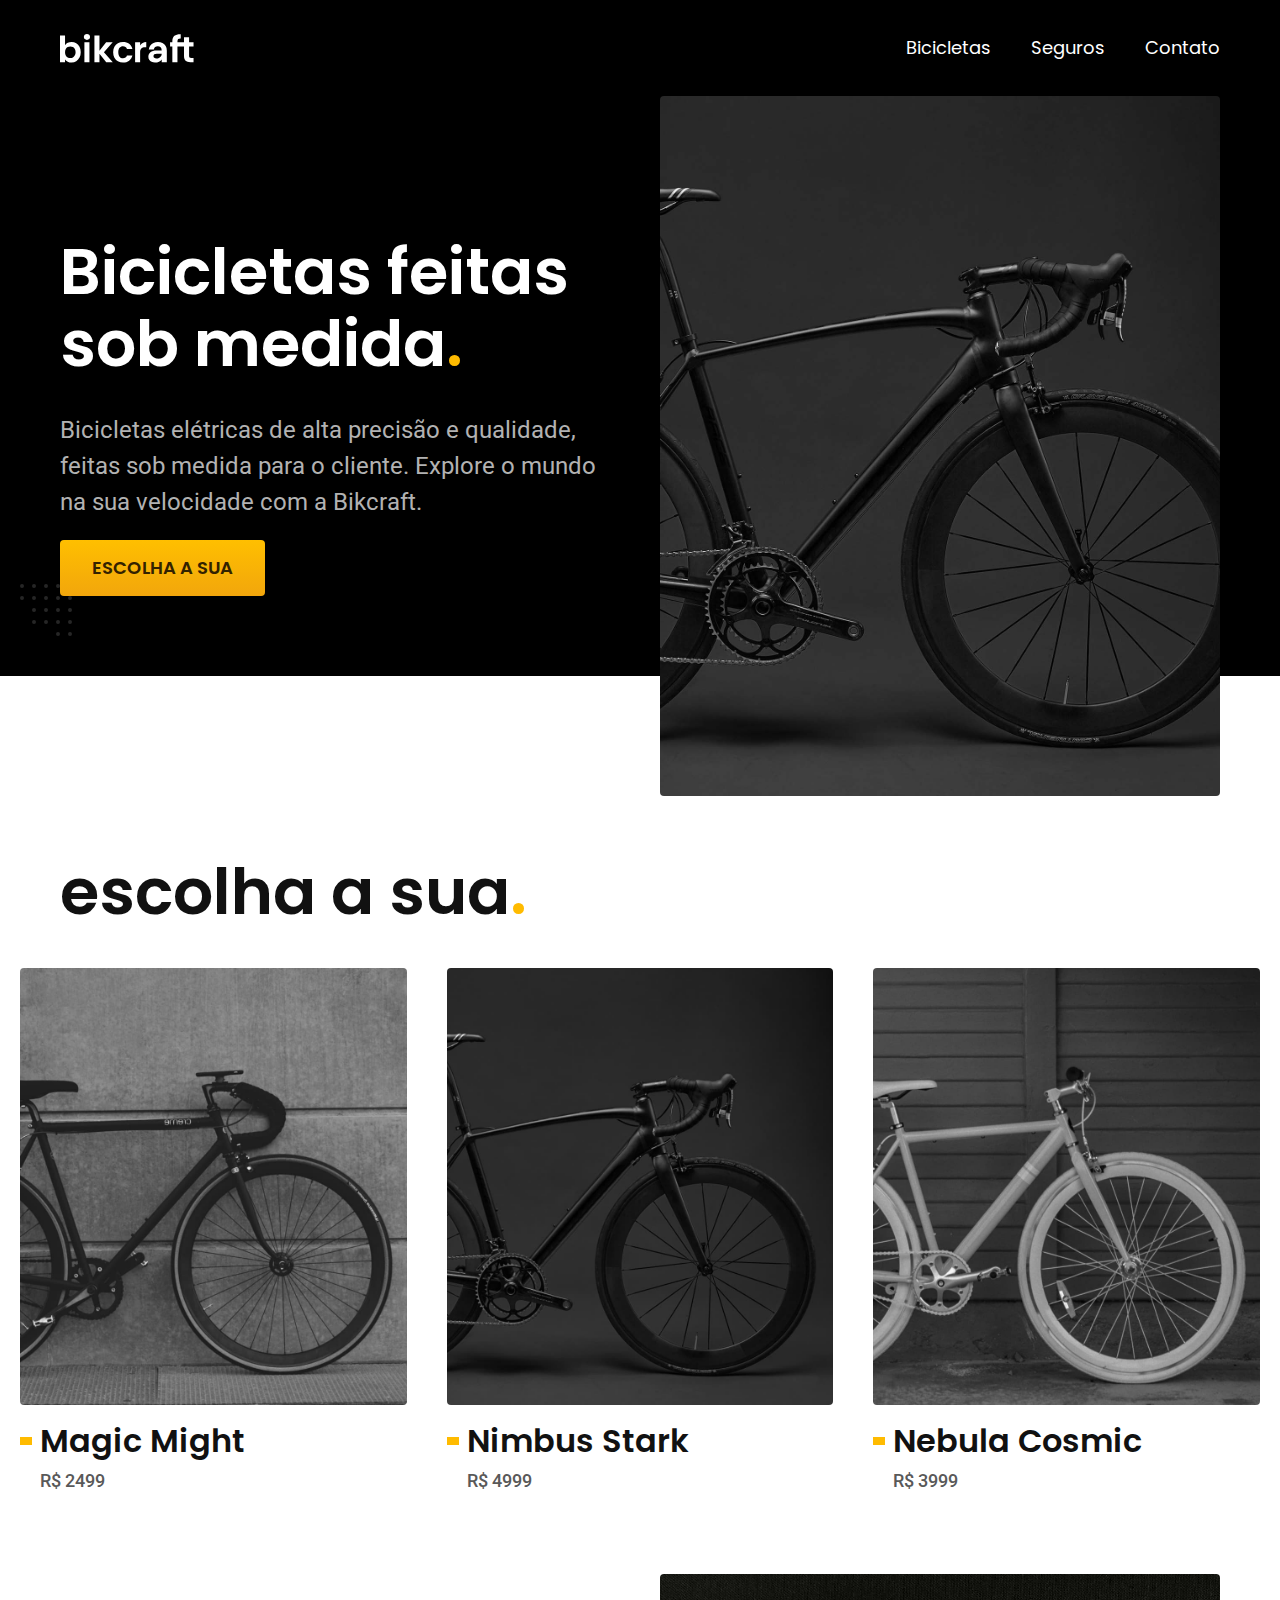
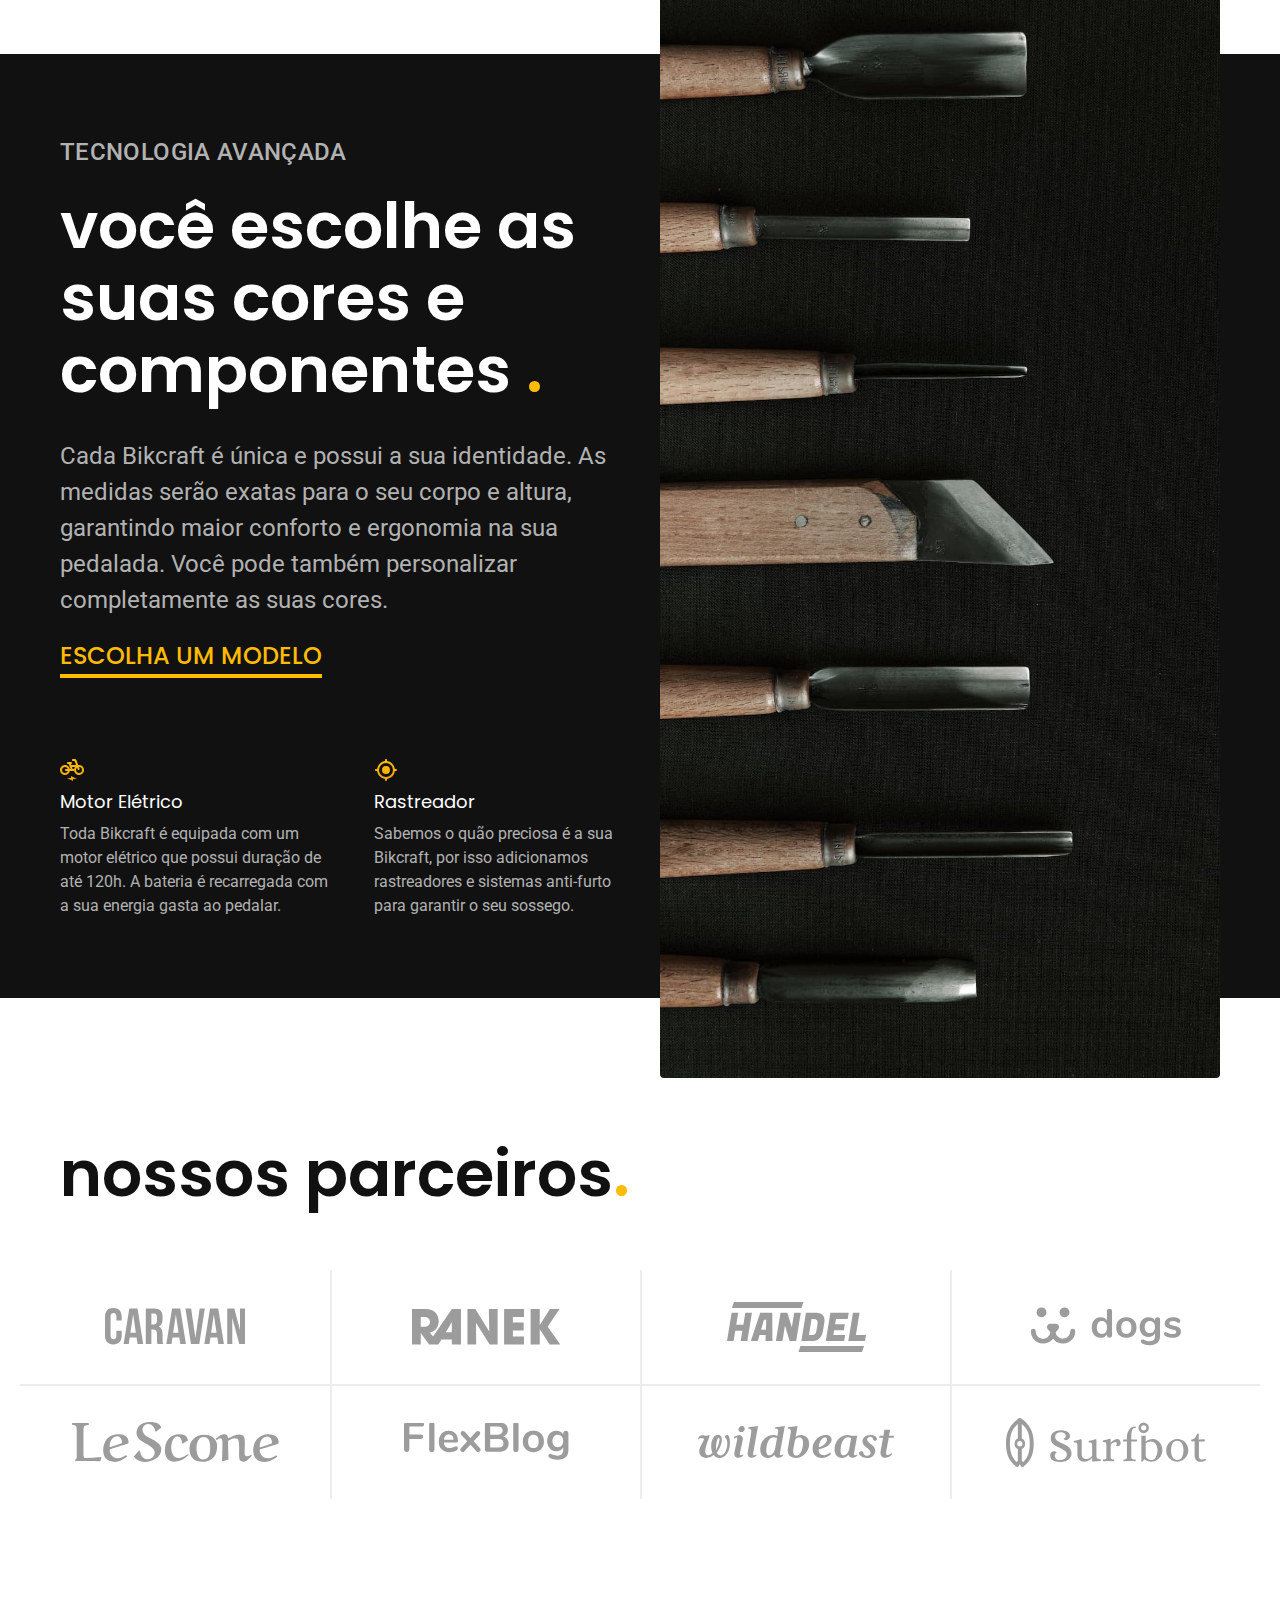
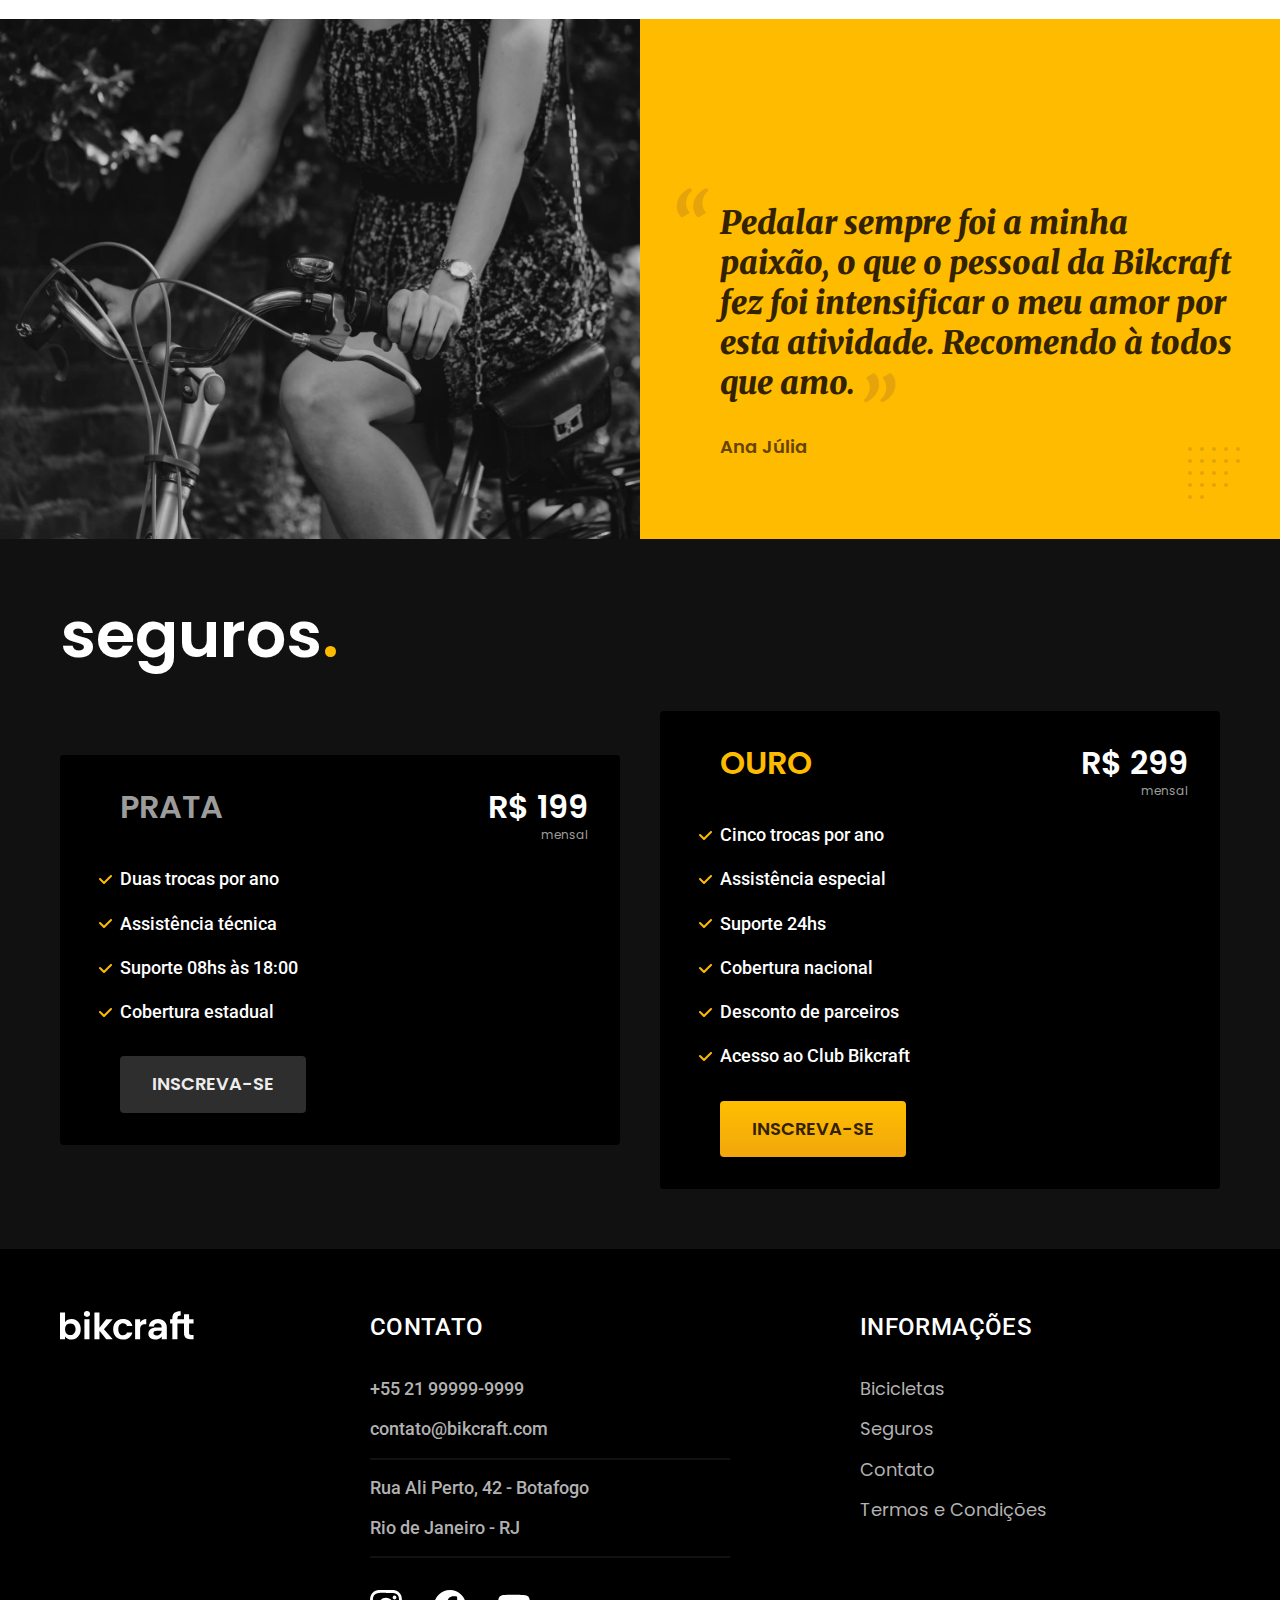
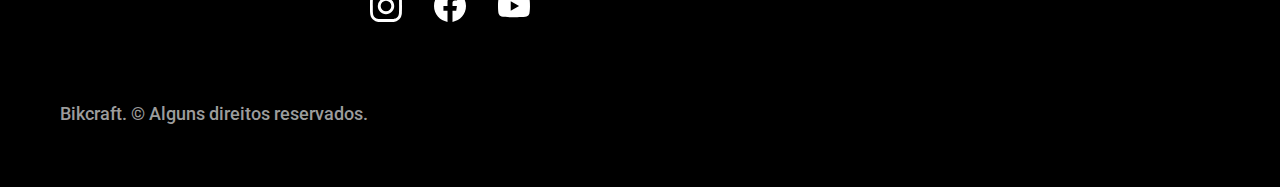
<file: bikcraft/index.html>
<!DOCTYPE html>

<html lang="pt-br">

<head>
    <meta charset="UTF-8">
    <meta name="viewport" content="width=device-width, initial-scale=1.0">

    <title>Bikcraft - Bicicletas Elétricas</title>
    <meta name="description" content="Bicicletas elétricas de alta precisão e qualidade,  feitas sob medida para o cliente. Explore o mundo na sua velocidade com a Bikcraft.">

    <link rel="preload" href="./css/style.css" as="style">
    <link rel="stylesheet" href="./css/style.css">
    <script src="./js/script.js" defer></script>

    <link rel="preconnect" href="https://fonts.googleapis.com">
    <link rel="preconnect" href="https://fonts.gstatic.com" crossorigin>
    <link href="https://fonts.googleapis.com/css2?family=Merriweather:ital,wght@1,900&family=Poppins:wght@400;600&family=Roboto:wght@400;500&display=swap" rel="stylesheet">

    <link rel="preconnect" href="https://fonts.googleapis.com">
    <link rel="preconnect" href="https://fonts.gstatic.com" crossorigin>
    <link href="https://fonts.googleapis.com/css2?family=Poppins:wght@400;600&family=Roboto:wght@400;500&display=swap" rel="stylesheet">


</head>

<body>
    <header class="header-bg">
        <div class="header container">
            <a href="./">
                <img src="./img/bikcraft.svg" width="136" height="32" alt="Bikcraft">
            </a>

            <nav aria-label="primaria">
                <ul class="header-menu font-1-m cor-0">
                    <li><a href="./bicicletas.html">Bicicletas</a></li>
                    <li><a href="./seguros.html">Seguros</a></li>
                    <li><a href="./contato.html">Contato</a></li>
                </ul>
            </nav>
        </div>
    </header>

    <main class="introducao-bg">
        <div class="introducao container">
            <div class="introducao-conteudo">
                <h1 class="font-1-xxl cor-0">Bicicletas feitas sob medida<span class="cor-p1">.</span></h1>
                <p class="font-2-l cor-5">Bicicletas elétricas de alta precisão e qualidade, feitas sob medida para o cliente. Explore o mundo na sua velocidade com a Bikcraft.</p>
                <a class="botao" href="./bicicletas.html">Escolha a sua</a>
            </div>
            <picture>
                <source media="(max-width:800px)" srcset="./img/bicicletas/nimbus.jpg">
                <img src="./img/fotos/introducao.jpg" width="1280" height="1600" alt="Bicicleta elétrica preta.">
            </picture>
        </div>
    </main>

    <article class="bicicletas-lista">
        <h2 class="container font-1-xxl">escolha a sua<span class="cor-p1">.</span></h2>

        <ul>
            <li>
                <a href="./bicicletas/magic.html">
                    <img src="./img/bicicletas/magic-home.jpg" width="920" height="1040" alt="Bicicleta preta">
                    <h3 class="font-1-xl">Magic Might</h3>
                    <span class="font-2-m cor-8">R$ 2499</span>
                </a>
            </li>
            <li>
                <a href="./bicicletas/nimbus.html">
                    <img src="./img/bicicletas/nimbus-home.jpg" width="920" height="1040" alt="Bicicleta preta">
                    <h3 class="font-1-xl">Nimbus Stark</h3>
                    <span class="font-2-m cor-8">R$ 4999</span>
                </a>
            </li>
            <li>
                <a href="./bicicletas/nebula.html">
                    <img src="./img/bicicletas/nebula-home.jpg" width="920" height="1040" alt="Bicicleta preta">
                    <h3 class="font-1-xl">Nebula Cosmic</h3>
                    <span class="font-2-m cor-8">R$ 3999</span>
                </a>
            </li>
        </ul>
    </article>

    <article class="tecnologia-bg">
        <div class="tecnologia container">
            <div class="tecnologia-conteudo">
                <span class="font-2-l-b cor-5">Tecnologia Avançada</span>
                <h2 class="font-1-xxl cor-0">você escolhe as suas cores e componentes <span class="cor-p1">.</span></h2>
                <p class="font-2-l cor-5">Cada Bikcraft é única e possui a sua identidade. As medidas serão exatas para o seu corpo e altura, garantindo maior conforto e ergonomia na sua pedalada. Você pode também personalizar completamente as suas cores.</p>
                <a class="link" href="./bicicletas.html">Escolha um modelo</a>
                <div class="tecnologia-vantagens">
                    <div>
                        <img src="./img/icones/eletrica.svg" width="24" height="24" alt="">
                        <h3 class="font-1-m cor-0">Motor Elétrico</h3>
                        <p class="font-2-s cor-5">Toda Bikcraft é equipada com um motor elétrico que possui duração de até 120h. A bateria é recarregada com a sua energia gasta ao pedalar.</p>
                    </div>
                    <div>
                        <img src="./img/icones/rastreador.svg" width="24" height="24" alt="">
                        <h3 class="font-1-m cor-0">Rastreador</h3>
                        <p class="font-2-s cor-5">Sabemos o quão preciosa é a sua Bikcraft, por isso adicionamos rastreadores e sistemas anti-furto para garantir o seu sossego.</p>
                    </div>
                </div>
            </div>
            <div class="tecnologia-imagem">
                <img src="./img/fotos/tecnologia.jpg" width="1200" height="1920" alt="">
            </div>
        </div>
    </article>

    <section class="parceiros" aria-label="Nossos Parceiros">
        <h2 class="container font-1-xxl">nossos parceiros<span class="cor-p1">.</span></h2>
        <ul>
            <li> <img src="./img/parceiros/caravan.svg" width="140" height="38" alt="caravan"> </li>
            <li> <img src="./img/parceiros/ranek.svg" width="149" height="36" alt="ranek.svg"> </li>
            <li> <img src="./img/parceiros/handel.svg" width="139" height="50" alt="handel.svg"> </li>
            <li> <img src="./img/parceiros/dogs.svg" width="152" height="39" alt="dogs.svg"> </li>
            <li> <img src="./img/parceiros/lescone.svg" width="208" height="41" alt="lescone.svg"> </li>
            <li> <img src="./img/parceiros/flexblog.svg" width="165" height="38" alt="flexblog.svg"> </li>
            <li> <img src="./img/parceiros/wildbeast.svg" width="196" height="34" alt="wildbeast.svg"> </li>
            <li> <img src="./img/parceiros/surfbot.svg" width="200" height="49" alt="caravan"> </li>
        </ul>
    </section>

    <section class="depoimento" aria-label="Depoimento">
        <div>
            <img src="./img/fotos/depoimento.jpg" width="1560" height="1360" alt="Pessoa pedalando uma biclicleta Bikcraft">
        </div>
        <div class="depoimento-conteudo">
            <blockquote class="font-1-xl cor-p5">
                <p>Pedalar sempre foi a minha paixão, o que o pessoal da Bikcraft fez foi intensificar o meu amor por esta atividade. Recomendo à todos que amo.</p>
            </blockquote>
            <span class="font-1-m-b cor-p4">Ana Júlia</span>
        </div>
    </section>

    <article class="seguros-bg">
        <div class="seguros container">
            <h2 class="font-1-xxl cor-0">seguros<span class="cor-p1">.</span></h2>

            <div class="seguros-item">
                <h3 class="font-1-xl cor-6">PRATA</h3>
                <span class="font-1-xl cor-0">R$ 199 <span class="font-1-xs cor-6">mensal</span> </span>
                <ul class="font-2-m cor-0">
                    <li>Duas trocas por ano</li>
                    <li>Assistência técnica</li>
                    <li>Suporte 08hs às 18:00</li>
                    <li>Cobertura estadual</li>
                </ul>
                <a class="botao secundario" href="./orcamento.html">Inscreva-se</a>
            </div>

            <div class="seguros-item">
                <h3 class="font-1-xl cor-p1">OURO</h3>
                <span class="font-1-xl cor-0">R$ 299 <span class="font-1-xs cor-6">mensal</span> </span>
                <ul class="font-2-m cor-0">
                    <li>Cinco trocas por ano</li>
                    <li>Assistência especial</li>
                    <li>Suporte 24hs</li>
                    <li>Cobertura nacional</li>
                    <li>Desconto de parceiros</li>
                    <li>Acesso ao Club Bikcraft</li>
                </ul>
                <a class="botao" href="./orcamento.html">Inscreva-se</a>
            </div>

        </div>
    </article>

    <footer class="footer-bg">
        <div class="footer container">
            <img src="./img/bikcraft.svg" width="136" height="32" alt="Bikcraft">
            <div class="footer-contato">
                <h3 class="font-2-l-b cor-0">Contato</h3>
                <ul class="font-2-m cor-5">
                    <li><a href="tel:+5521999999999">+55 21 99999-9999</a></li>
                    <li><a href="mailto:contato@bikcraft.com">contato@bikcraft.com</a></li>
                    <li>Rua Ali Perto, 42 - Botafogo</li>
                    <li>Rio de Janeiro - RJ</li>
                </ul>

                <div class="footer-redes">
                    <a href="./">
                        <img src="./img/redes/instagram.svg" width="32" height="32" alt="Instagram">
                    </a>
                    <a href="./">
                        <img src="./img/redes/facebook.svg" width="32" height="32" alt="Facebook">
                    </a>
                    <a href="./">
                        <img src="./img/redes/youtube.svg" width="32" height="32" alt="Youtube">
                    </a>
                </div>
            </div>
            <div class="footer-informacoes">
                <h3 class="font-2-l-b cor-0">Informações</h3>
                <nav>
                    <ul class="font-1-m cor-5">
                        <li><a href="./bicicletas.html">Bicicletas</a></li>
                        <li><a href="./seguros.html">Seguros</a></li>
                        <li><a href="./contato.html">Contato</a></li>
                        <li><a href="./termos.html">Termos e Condições</a></li>
                    </ul>
                </nav>
            </div>
            <p class="footer-copy font-2-m cor-6">Bikcraft. © Alguns direitos reservados.</p>
        </div>
    </footer>

</body>

</html>
</file>
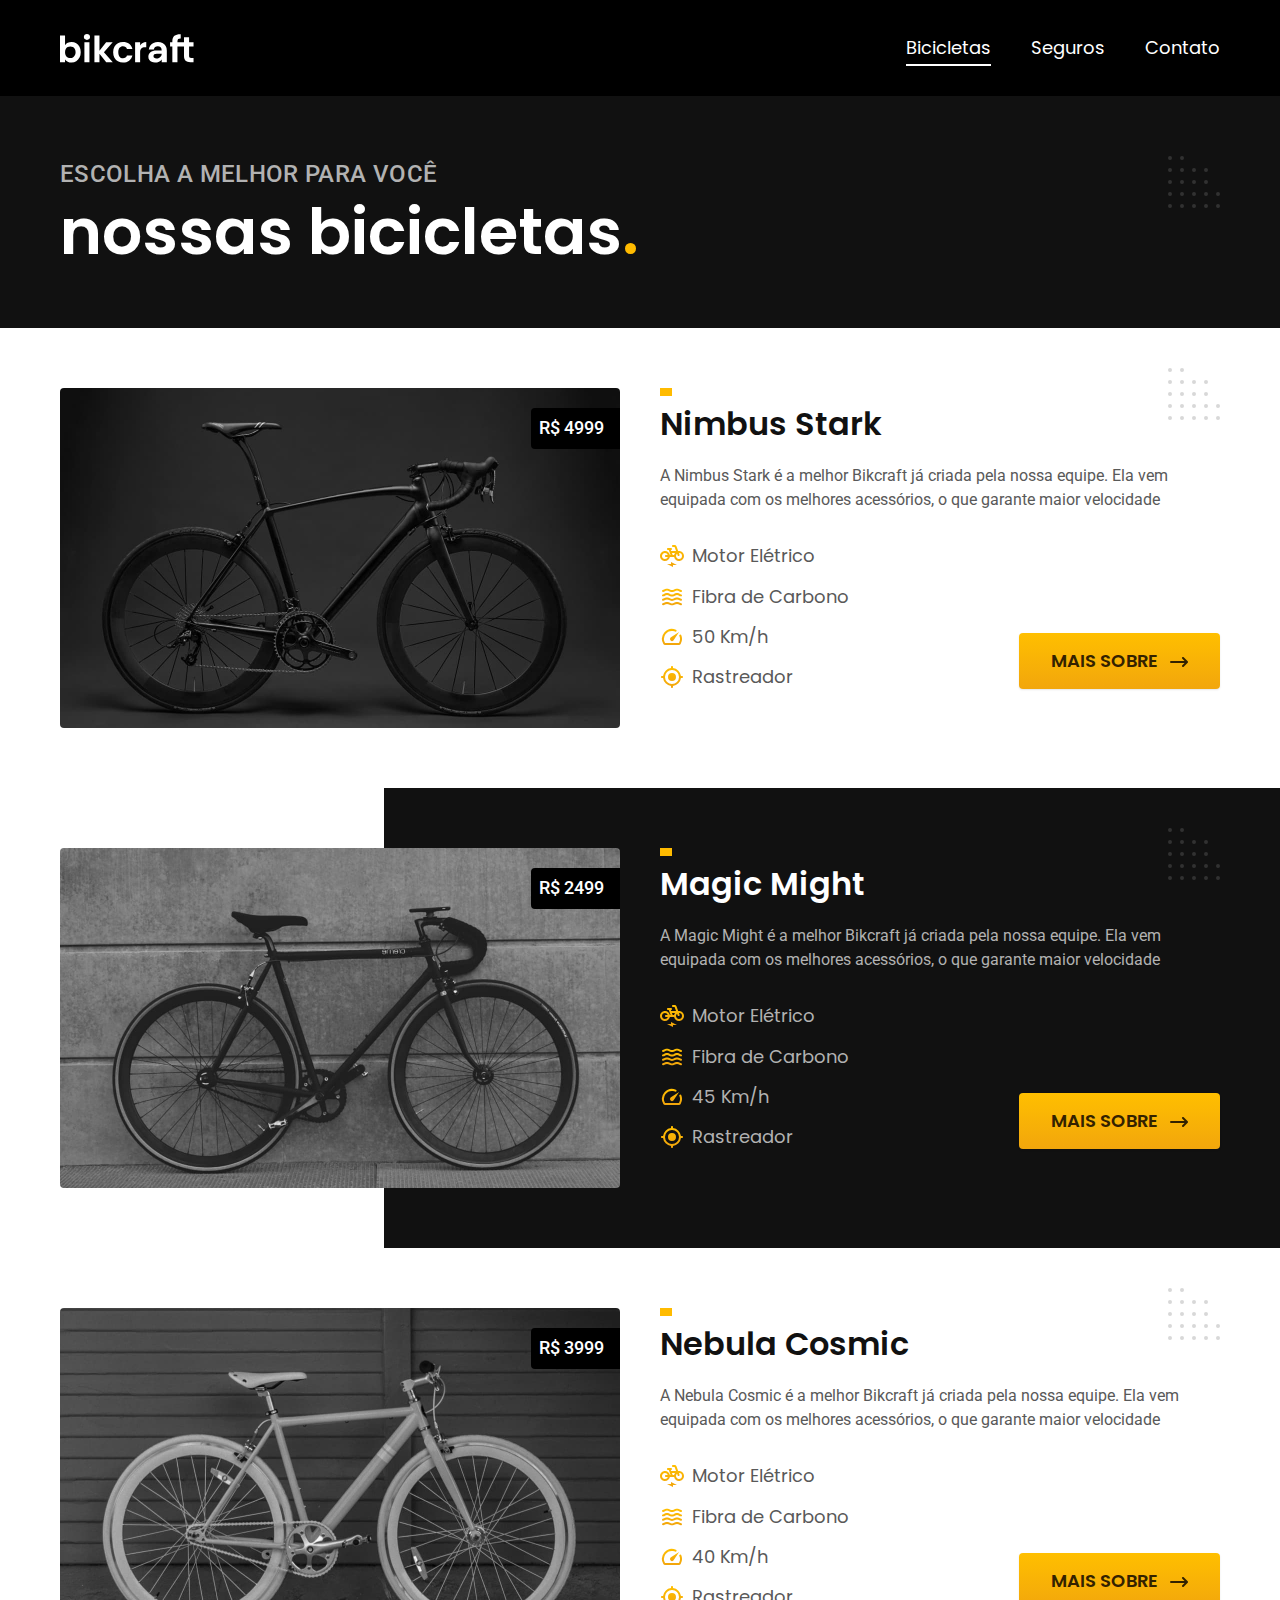
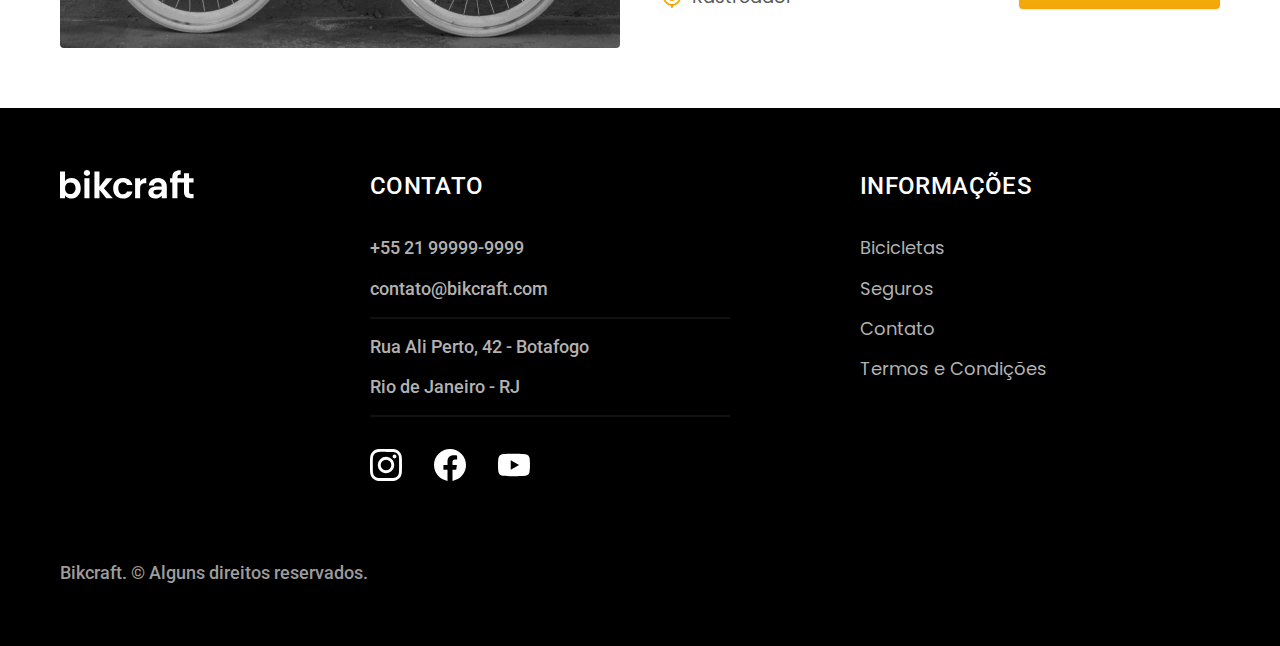
<file: bikcraft/bicicletas.html>
<!DOCTYPE html>

<html lang="pt-br">

<head>
    <meta charset="UTF-8">
    <meta name="viewport" content="width=device-width, initial-scale=1.0">

    <title>Bicicletas | Bikcraft</title>
    <meta name="description" content="Bicicletas.">

    <link rel="preload" href="./css/style.css" as="style">
    <link rel="stylesheet" href="./css/style.css">
    <script src="./js/script.js" defer></script>

    <link rel="preconnect" href="https://fonts.googleapis.com">
    <link rel="preconnect" href="https://fonts.gstatic.com" crossorigin>
    <link href="https://fonts.googleapis.com/css2?family=Merriweather:ital,wght@1,900&family=Poppins:wght@400;600&family=Roboto:wght@400;500&display=swap" rel="stylesheet">

    <link rel="preconnect" href="https://fonts.googleapis.com">
    <link rel="preconnect" href="https://fonts.gstatic.com" crossorigin>
    <link href="https://fonts.googleapis.com/css2?family=Poppins:wght@400;600&family=Roboto:wght@400;500&display=swap" rel="stylesheet">

</head>

<body id="bicicletas">
    <header class="header-bg">
        <div class="header container">
            <a href="./">
                <img src="./img/bikcraft.svg" alt="Bikcraft">
            </a>

            <nav aria-label="primaria">
                <ul class="header-menu font-1-m cor-0">
                    <li><a href="./bicicletas.html">Bicicletas</a></li>
                    <li><a href="./seguros.html">Seguros</a></li>
                    <li><a href="./contato.html">Contato</a></li>
                </ul>
            </nav>
        </div>
    </header>

    <main>
        <div class="titulo-bg">
            <div class="titulo container">
                <p class="font-2-l-b cor-5">escolha a melhor para você</p>
                <h1 class="font-1-xxl cor-0">nossas bicicletas<span class="cor-p1">.</span></h1>
            </div>
        </div>

        <div class="bicicletas-bg">
            <div class="bicicletas container">
                <div class="bicicletas-imagem">
                    <img src="./img/bicicletas/nimbus.jpg" alt="Bicicleta preta">
                    <span class="font-2-m cor-0">R$ 4999</span>
                </div>
                <div class="bicicletas-conteudo">
                    <h2 class="font-1-xl">Nimbus Stark</h2>
                    <p class="font-2-s cor-8">A Nimbus Stark é a melhor Bikcraft já criada pela nossa equipe. Ela vem equipada com os melhores acessórios, o que garante maior velocidade</p>
                    <ul class="font-1-m cor-8">
                        <li>
                            <img src="./img/icones/eletrica.svg" alt="">
                            Motor Elétrico
                        </li>
                        <li>
                            <img src="./img/icones/carbono.svg" alt="">
                            Fibra de Carbono
                        </li>
                        <li>
                            <img src="./img/icones/velocidade.svg" alt="">
                            50 Km/h
                        </li>
                        <li>
                            <img src="./img/icones/rastreador.svg" alt="">
                            Rastreador
                        </li>
                    </ul>
                    <a class="botao seta" href="./bicicletas/nimbus.html">Mais Sobre</a>
                </div>
            </div>
        </div>

        <div class="bicicletas-bg">
            <div class="bicicletas container">
                <div class="bicicletas-imagem">
                    <img src="./img/bicicletas/magic.jpg" alt="Bicicleta preta">
                    <span class="font-2-m cor-0">R$ 2499</span>
                </div>
                <div class="bicicletas-conteudo">
                    <h2 class="font-1-xl cor-0">Magic Might</h2>
                    <p class="font-2-s cor-5">A Magic Might é a melhor Bikcraft já criada pela nossa equipe. Ela vem equipada com os melhores acessórios, o que garante maior velocidade</p>
                    <ul class="font-1-m cor-5">
                        <li>
                            <img src="./img/icones/eletrica.svg" alt="">
                            Motor Elétrico
                        </li>
                        <li>
                            <img src="./img/icones/carbono.svg" alt="">
                            Fibra de Carbono
                        </li>
                        <li>
                            <img src="./img/icones/velocidade.svg" alt="">
                            45 Km/h
                        </li>
                        <li>
                            <img src="./img/icones/rastreador.svg" alt="">
                            Rastreador
                        </li>
                    </ul>
                    <a class="botao seta" href="./bicicletas/magic.html">Mais Sobre</a>
                </div>
            </div>
        </div>

        <div class="bicicletas-bg">
            <div class="bicicletas container">
                <div class="bicicletas-imagem">
                    <img src="./img/bicicletas/nebula.jpg" alt="Bicicleta preta">
                    <span class="font-2-m cor-0">R$ 3999</span>
                </div>
                <div class="bicicletas-conteudo">
                    <h2 class="font-1-xl">Nebula Cosmic</h2>
                    <p class="font-2-s cor-8">A Nebula Cosmic é a melhor Bikcraft já criada pela nossa equipe. Ela vem equipada com os melhores acessórios, o que garante maior velocidade</p>
                    <ul class="font-1-m cor-8">
                        <li>
                            <img src="./img/icones/eletrica.svg" alt="">
                            Motor Elétrico
                        </li>
                        <li>
                            <img src="./img/icones/carbono.svg" alt="">
                            Fibra de Carbono
                        </li>
                        <li>
                            <img src="./img/icones/velocidade.svg" alt="">
                            40 Km/h
                        </li>
                        <li>
                            <img src="./img/icones/rastreador.svg" alt="">
                            Rastreador
                        </li>
                    </ul>
                    <a class="botao seta" href="./bicicletas/nebula.html">Mais Sobre</a>
                </div>
            </div>
        </div>
    </main>

    <footer class="footer-bg">
        <div class="footer container">
            <img src="./img/bikcraft.svg" alt="Bikcraft">
            <div class="footer-contato">
                <h3 class="font-2-l-b cor-0">Contato</h3>
                <ul class="font-2-m cor-5">
                    <li><a href="tel:+5521999999999">+55 21 99999-9999</a></li>
                    <li><a href="mailto:contato@bikcraft.com">contato@bikcraft.com</a></li>
                    <li>Rua Ali Perto, 42 - Botafogo</li>
                    <li>Rio de Janeiro - RJ</li>
                </ul>

                <div class="footer-redes">
                    <a href="./">
                        <img src="./img/redes/instagram.svg" alt="Instagram">
                    </a>
                    <a href="./">
                        <img src="./img/redes/facebook.svg" alt="Facebook">
                    </a>
                    <a href="./">
                        <img src="./img/redes/youtube.svg" alt="Youtube">
                    </a>
                </div>
            </div>
            <div class="footer-informacoes">
                <h3 class="font-2-l-b cor-0">Informações</h3>
                <nav>
                    <ul class="font-1-m cor-5">
                        <li><a href="./bicicletas.html">Bicicletas</a></li>
                        <li><a href="./seguros.html">Seguros</a></li>
                        <li><a href="./contato.html">Contato</a></li>
                        <li><a href="./termos.html">Termos e Condições</a></li>
                    </ul>
                </nav>
            </div>
            <p class="footer-copy font-2-m cor-6">Bikcraft. © Alguns direitos reservados.</p>
        </div>
    </footer>

</body>

</html>
</file>
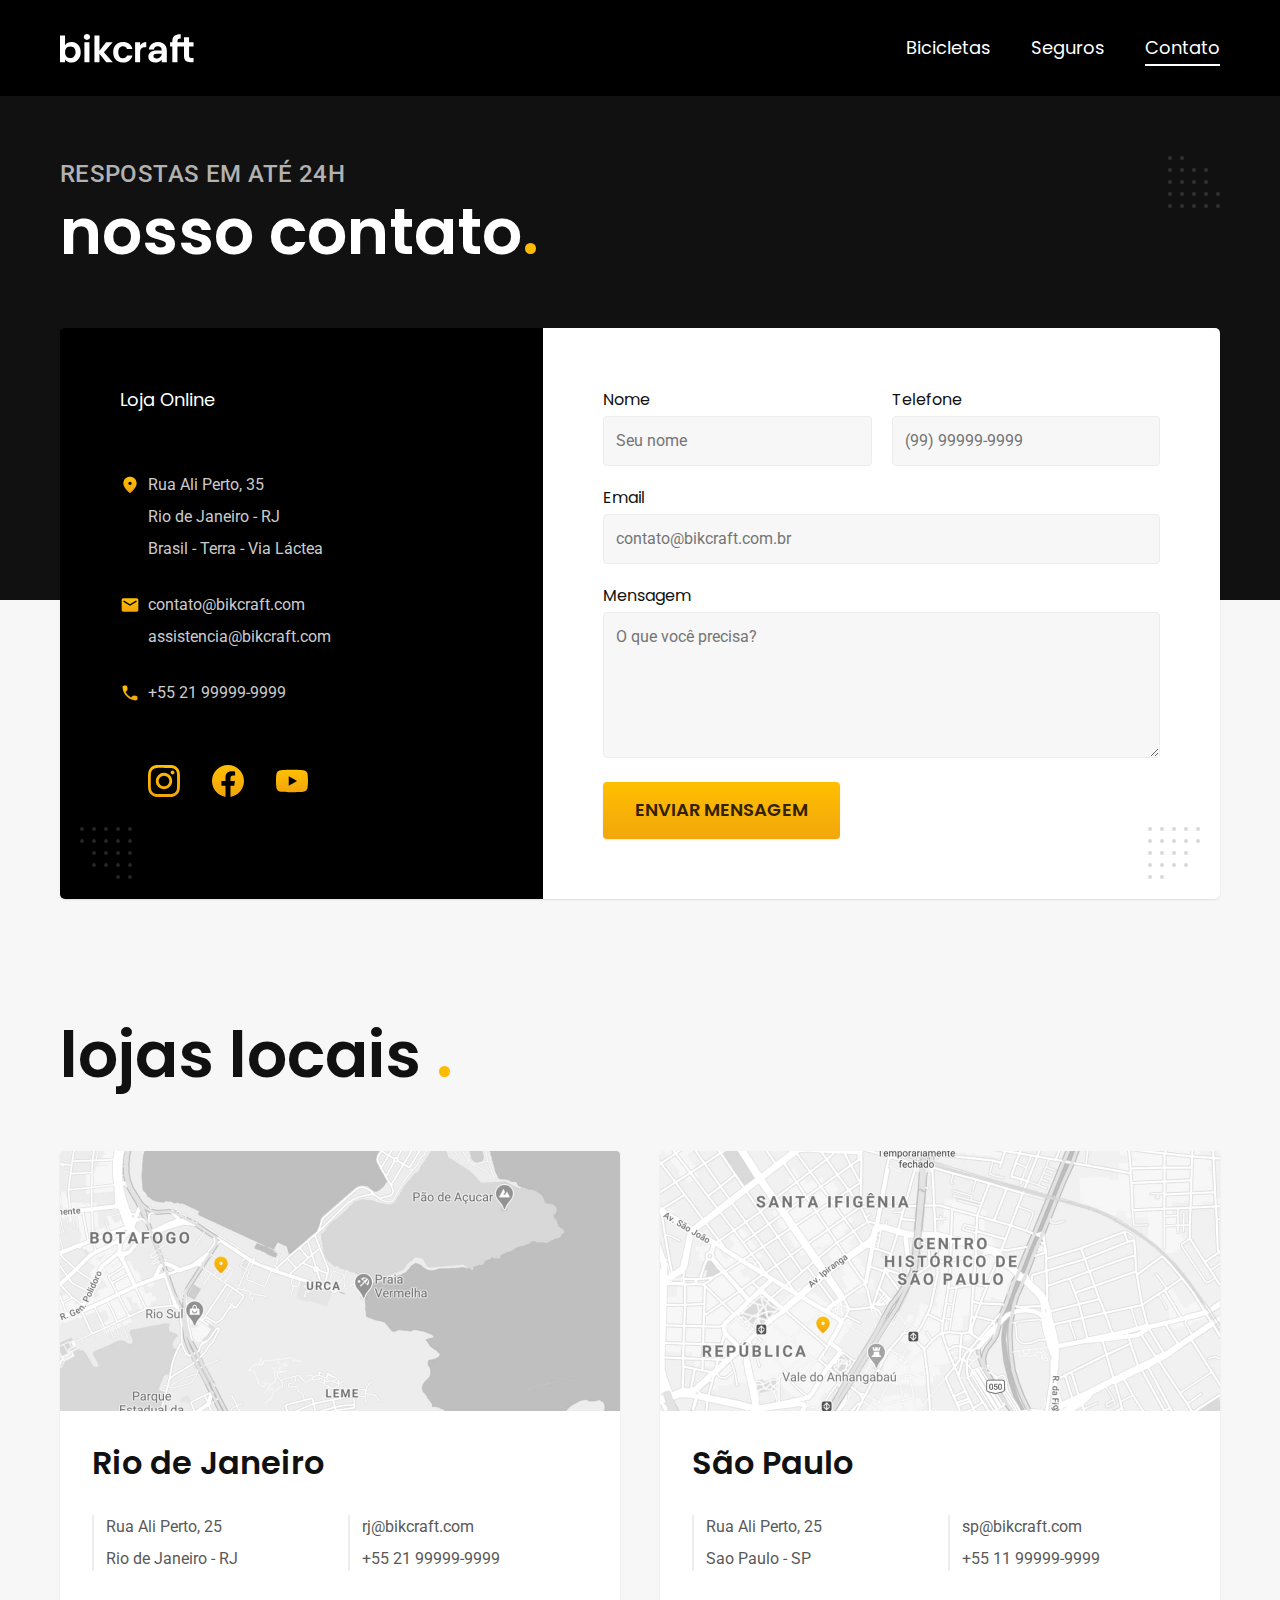
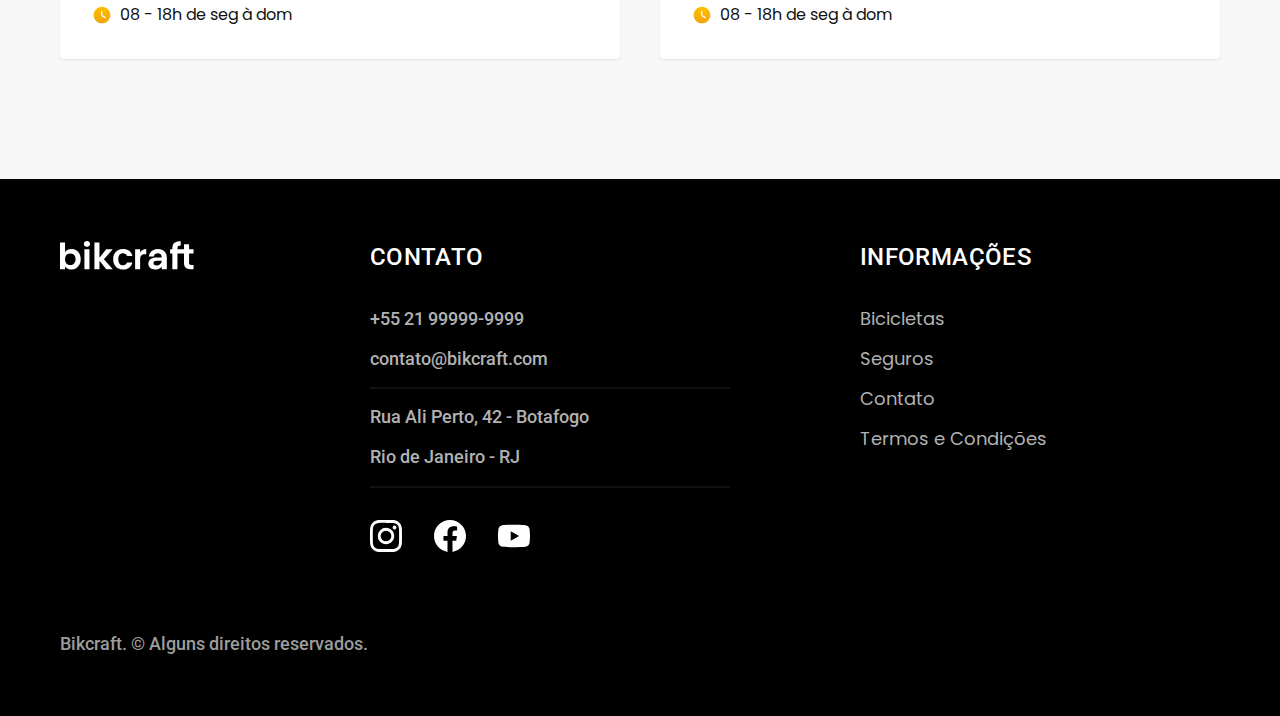
<file: bikcraft/contato.html>
<!DOCTYPE html>

<html lang="pt-br">

<head>
    <meta charset="UTF-8">
    <meta name="viewport" content="width=device-width, initial-scale=1.0">

    <title>Contato | Bikcraft</title>
    <meta name="description" content="Termos e condições.">

    <link rel="preload" href="./css/style.css" as="style">
    <link rel="stylesheet" href="./css/style.css">
    <script src="./js/script.js" defer></script>

    <link rel="preconnect" href="https://fonts.googleapis.com">
    <link rel="preconnect" href="https://fonts.gstatic.com" crossorigin>
    <link href="https://fonts.googleapis.com/css2?family=Merriweather:ital,wght@1,900&family=Poppins:wght@400;600&family=Roboto:wght@400;500&display=swap" rel="stylesheet">

    <link rel="preconnect" href="https://fonts.googleapis.com">
    <link rel="preconnect" href="https://fonts.gstatic.com" crossorigin>
    <link href="https://fonts.googleapis.com/css2?family=Poppins:wght@400;600&family=Roboto:wght@400;500&display=swap" rel="stylesheet">

</head>

<body id="contato">
    <header class="header-bg">
        <div class="header container">
            <a href="./">
                <img src="./img/bikcraft.svg" alt="Bikcraft">
            </a>

            <nav aria-label="primaria">
                <ul class="header-menu font-1-m cor-0">
                    <li><a href="./bicicletas.html">Bicicletas</a></li>
                    <li><a href="./seguros.html">Seguros</a></li>
                    <li><a href="./contato.html">Contato</a></li>
                </ul>
            </nav>
        </div>
    </header>

    <main>
        <div class="titulo-bg">
            <div class="titulo container">
                <p class="font-2-l-b cor-5">Respostas em até 24h</p>
                <h1 class="font-1-xxl cor-0">nosso contato<span class="cor-p1">.</span></h1>
            </div>
        </div>

        <div class="contato container">
            <section class="contato-dados" aria-label="Endereço">
                <h2 class="font-1-m cor-0">Loja Online</h2>
                <div class="contato-endereco font-2-s cor-4">
                    <p>Rua Ali Perto, 35</p>
                    <p>Rio de Janeiro - RJ</p>
                    <p>Brasil - Terra - Via Láctea</p>
                </div>
                <address class="contato-meios font-2-s cor-4">
                    <a href="mailto:contato@bikcraft.com">contato@bikcraft.com</a>
                    <a href="mailto:assistencia@bikcraft.com">assistencia@bikcraft.com</a>
                    <a href="tel:+5521999999999">+55 21 99999-9999</a>
                </address>
                <div class="contato-redes">
                    <a href="./">
                        <img src="./img/redes/instagram-p.svg" alt="Instagram">
                    </a>
                    <a href="./">
                        <img src="./img/redes/facebook-p.svg" alt="Facebook">
                    </a>
                    <a href="./">
                        <img src="./img/redes/youtube-p.svg" alt="Youtube">
                    </a>
                </div>
            </section>
            <section class="contato-formulario" aria-label="Formulário">
                <form class="form" action="./contato.html">
                    <div>
                        <label for="nome">Nome</label>
                        <input type="text" id="nome" name="nome" placeholder="Seu nome">
                    </div>
                    <div>
                        <label for="telefone">Telefone</label>
                        <input type="text" id="telefone" name="telefone" placeholder="(99) 99999-9999">
                    </div>
                    <div class="col-2">
                        <label for="email">Email</label>
                        <input type="email" id="email" name="email" placeholder="contato@bikcraft.com.br">
                    </div>
                    <div class="col-2">
                        <label for="mensagem">Mensagem</label>
                        <textarea rows="5" id="mensagem" name="mensagem" placeholder="O que você precisa?""></textarea>
                    </div>
                    <button class=" botao col-2">Enviar Mensagem</button>
                </form>
            </section>
        </div>
    </main>

    <article class="lojas container">
        <h2 class="font-1-xxl">lojas locais <span class="cor-p1">.</span> </h2>
        <div class="lojas-item">
            <img src="./img/lojas/rj.jpg" alt="mapa marcando o endereço em Rua Ali Perto, 25 - Rio de Janeiro - RJ">
            <div class="lojas-conteudo">
                <h3 class="font-1-xl">Rio de Janeiro</h3>
                <div class="lojas-dados font-2-s cor-8">
                    <p>Rua Ali Perto, 25</p>
                    <p>Rio de Janeiro - RJ</p>
                </div>
                <div class="lojas-dados font-2-s cor-8">
                    <a href="mailto:rj@bikcraft.com">rj@bikcraft.com</a>
                    <a href="tel:+5521999999999">+55 21 99999-9999</a>
                </div>
                <p class="lojas-tempo font-1-s"><img src="./img/icones/horario.svg" alt=""> 08 - 18h de seg à dom</p>
            </div>
        </div>

        <div class="lojas-item">
            <img src="./img/lojas/sp.jpg" alt="mapa marcando o endereço em Rua Ali Perto, 25 - Sao Paulo - SP">
            <div class="lojas-conteudo">
                <h3 class="font-1-xl">São Paulo</h3>
                <div class="lojas-dados font-2-s cor-8">
                    <p>Rua Ali Perto, 25</p>
                    <p>Sao Paulo - SP</p>
                </div>
                <div class="lojas-dados font-2-s cor-8">
                    <a href="mailto:sp@bikcraft.com">sp@bikcraft.com</a>
                    <a href="tel:+5511999999999">+55 11 99999-9999</a>
                </div>
                <p class="lojas-tempo font-1-s"><img src="./img/icones/horario.svg" alt=""> 08 - 18h de seg à dom</p>
            </div>
        </div>
    </article>

    <footer class="footer-bg">
        <div class="footer container">
            <img src="./img/bikcraft.svg" alt="Bikcraft">
            <div class="footer-contato">
                <h3 class="font-2-l-b cor-0">Contato</h3>
                <ul class="font-2-m cor-5">
                    <li><a href="tel:+5521999999999">+55 21 99999-9999</a></li>
                    <li><a href="mailto:contato@bikcraft.com">contato@bikcraft.com</a></li>
                    <li>Rua Ali Perto, 42 - Botafogo</li>
                    <li>Rio de Janeiro - RJ</li>
                </ul>

                <div class="footer-redes">
                    <a href="./">
                        <img src="./img/redes/instagram.svg" alt="Instagram">
                    </a>
                    <a href="./">
                        <img src="./img/redes/facebook.svg" alt="Facebook">
                    </a>
                    <a href="./">
                        <img src="./img/redes/youtube.svg" alt="Youtube">
                    </a>
                </div>
            </div>
            <div class="footer-informacoes">
                <h3 class="font-2-l-b cor-0">Informações</h3>
                <nav>
                    <ul class="font-1-m cor-5">
                        <li><a href="./bicicletas.html">Bicicletas</a></li>
                        <li><a href="./seguros.html">Seguros</a></li>
                        <li><a href="./contato.html">Contato</a></li>
                        <li><a href="./termos.html">Termos e Condições</a></li>
                    </ul>
                </nav>
            </div>
            <p class="footer-copy font-2-m cor-6">Bikcraft. © Alguns direitos reservados.</p>
        </div>
    </footer>

</body>

</html>
</file>
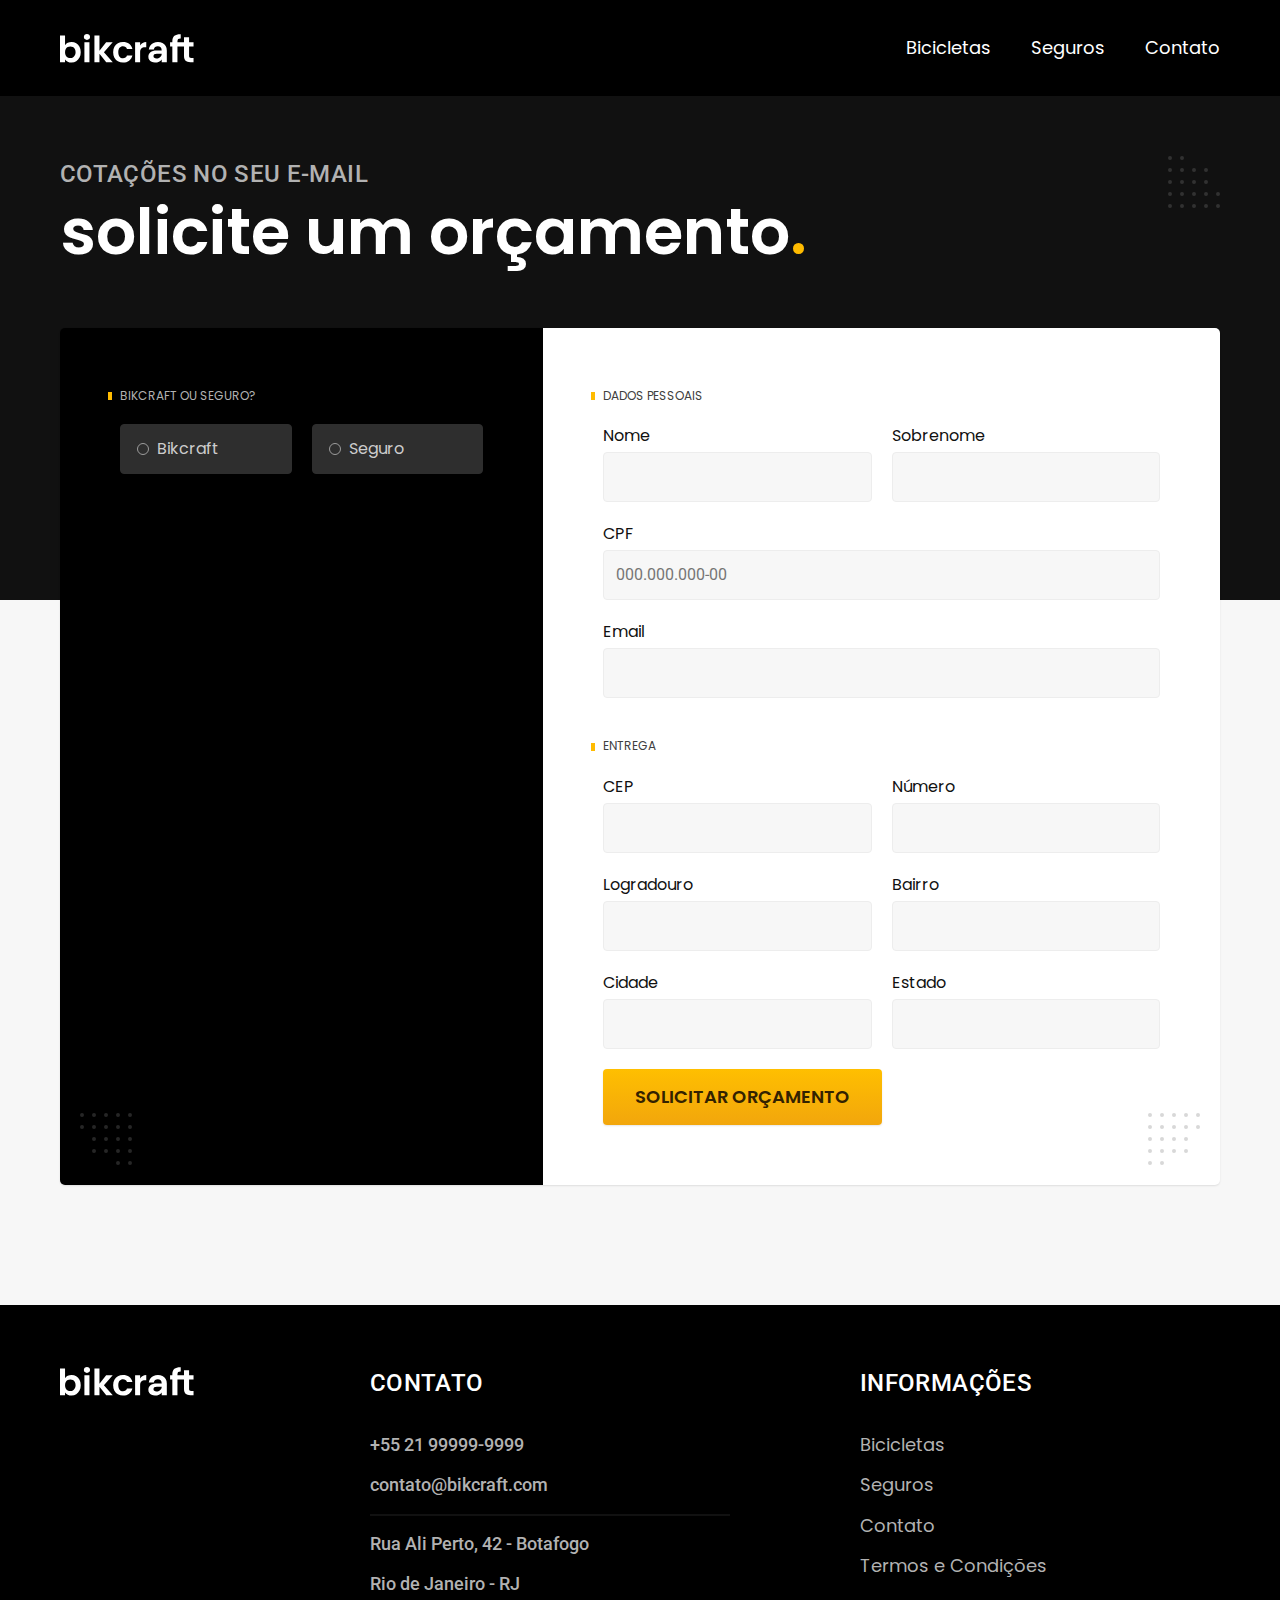
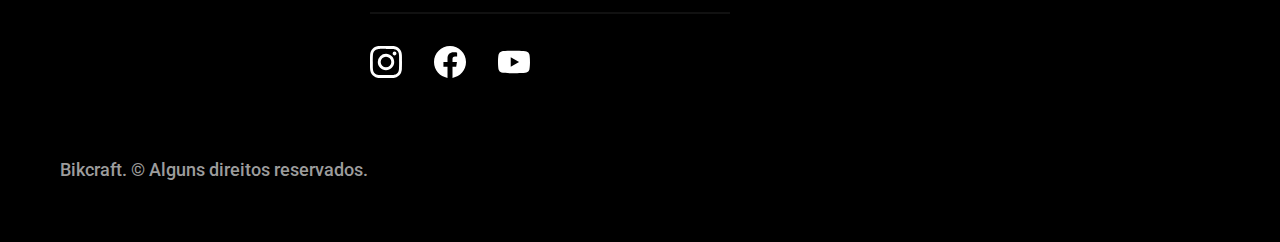
<file: bikcraft/orcamento.html>
<!DOCTYPE html>

<html lang="pt-br">

<head>
    <meta charset="UTF-8">
    <meta name="viewport" content="width=device-width, initial-scale=1.0">

    <title>Orçamento | Bikcraft</title>
    <meta name="description" content="Orçamento.">

    <link rel="preload" href="./css/style.css" as="style">
    <link rel="stylesheet" href="./css/style.css">
    <script src="./js/script.js" defer></script>

    <link rel="preconnect" href="https://fonts.googleapis.com">
    <link rel="preconnect" href="https://fonts.gstatic.com" crossorigin>
    <link href="https://fonts.googleapis.com/css2?family=Merriweather:ital,wght@1,900&family=Poppins:wght@400;600&family=Roboto:wght@400;500&display=swap" rel="stylesheet">

    <link rel="preconnect" href="https://fonts.googleapis.com">
    <link rel="preconnect" href="https://fonts.gstatic.com" crossorigin>
    <link href="https://fonts.googleapis.com/css2?family=Poppins:wght@400;600&family=Roboto:wght@400;500&display=swap" rel="stylesheet">

</head>

<body id="orcamento">
    <header class="header-bg">
        <div class="header container">
            <a href="./">
                <img src="./img/bikcraft.svg" alt="Bikcraft">
            </a>

            <nav aria-label="primaria">
                <ul class="header-menu font-1-m cor-0">
                    <li><a href="./bicicletas.html">Bicicletas</a></li>
                    <li><a href="./seguros.html">Seguros</a></li>
                    <li><a href="./contato.html">Contato</a></li>
                </ul>
            </nav>
        </div>
    </header>

    <main>
        <div class="titulo-bg">
            <div class="titulo container">
                <p class="font-2-l-b cor-5">Cotações no seu e-mail</p>
                <h1 class="font-1-xxl cor-0">solicite um orçamento<span class="cor-p1">.</span></h1>
            </div>
        </div>

        <form class="orcamento container" action="./">
            <div class="orcamento-produto">
                <h2 class="font-1-xs cor-5">BIKCRAFT OU SEGURO?</h2>

                <input type="radio" name="tipo" value="bikcraft" id="bikcraft">
                <label for="bikcraft">Bikcraft</label>

                <input type="radio" name="tipo" value="seguro" id="seguro">
                <label for="seguro">Seguro</label>

                <div class="orcamento-conteudo" id="orcamento-bikcraft">
                    <h2 class="font-1-xs cor-5">escolha a sua:</h2>

                    <input type="radio" name="produto" value="nimbus" id="nimbus">
                    <label for="nimbus">Nimbus Stark <span>R$ 4999</span></label>
                    <div class="orcamento-detalhes">
                        <ul class="font-1-xs cor-8">
                            <li><img src="./img/icones/eletrica.svg" alt="">Motor Elétrico</li>
                            <li><img src="./img/icones/carbono.svg" alt="">Fibra de Carbono</li>
                            <li><img src="./img/icones/velocidade.svg" alt="">50 Km/h</li>
                            <li><img src="./img/icones/rastreador.svg" alt="">Rastreador</li>
                        </ul>
                        <img src="./img/bicicletas/nimbus.jpg" alt="Bicicleta preta">
                    </div>

                    <input type="radio" name="produto" value="magic" id="magic">
                    <label for="magic">Magic Might <span>R$ 2499</span></label>
                    <div class="orcamento-detalhes">
                        <ul class="font-1-xs cor-8">
                            <li><img src="./img/icones/eletrica.svg" alt="">Motor Elétrico</li>
                            <li><img src="./img/icones/carbono.svg" alt="">Fibra de Carbono</li>
                            <li><img src="./img/icones/velocidade.svg" alt="">45 Km/h</li>
                            <li><img src="./img/icones/rastreador.svg" alt="">Rastreador</li>
                        </ul>
                        <img src="./img/bicicletas/magic.jpg" alt="Bicicleta preta">
                    </div>

                    <input type="radio" name="produto" value="nebula" id="nebula">
                    <label for="nebula">Nebula Cosmic <span>R$ 3999</span></label>
                    <div class="orcamento-detalhes">
                        <ul class="font-1-xs cor-8">
                            <li><img src="./img/icones/eletrica.svg" alt="">Motor Elétrico</li>
                            <li><img src="./img/icones/carbono.svg" alt="">Fibra de Carbono</li>
                            <li><img src="./img/icones/velocidade.svg" alt="">40 Km/h</li>
                            <li><img src="./img/icones/rastreador.svg" alt="">Rastreador</li>
                        </ul>
                        <img src="./img/bicicletas/nebula.jpg" alt="Bicicleta branca">
                    </div>
                </div>

                <div class="orcamento-conteudo" id="orcamento-seguro">
                    <h2 class="font-1-xs cor-5">escolha o plano:</h2>

                    <input type="radio" name="produto" value="prata" id="prata">
                    <label for="prata">Prata <span>R$ 199</span></label>

                    <input type="radio" name="produto" value="ouro" id="ouro">
                    <label for="ouro">Ouro <span>R$ 299</span></label>
                </div>
            </div>
            <div class="orcamento-dados form">
                <h2 class="font-1-xs cor-9 col-2">Dados Pessoais</h2>
                <div>
                    <label for="nome">Nome</label>
                    <input type="text" id="nome" name="nome">
                </div>
                <div>
                    <label for="sobrenome">Sobrenome</label>
                    <input type="text" id="sobrenome" name="sobrenome">
                </div>
                <div class="col-2">
                    <label for="cpf">CPF</label>
                    <input type="text" id="cpf" name="cpf" placeholder="000.000.000-00">
                </div>
                <div class="col-2">
                    <label for="email">Email</label>
                    <input type="text" id="email" name="email">
                </div>
                <h2 class="font-1-xs cor-9 col-2">entrega</h2>
                <div>
                    <label for="cep">CEP</label>
                    <input type="text" id="cep" name="cep">
                </div>
                <div>
                    <label for="numero">Número</label>
                    <input type="text" id="numero" name="numero">
                </div>
                <div>
                    <label for="logradouro">Logradouro</label>
                    <input type="text" id="logradouro" name="logradouro">
                </div>
                <div>
                    <label for="bairro">Bairro</label>
                    <input type="text" id="bairro" name="bairro">
                </div>
                <div>
                    <label for="cidade">Cidade</label>
                    <input type="text" id="cidade" name="cidade">
                </div>
                <div>
                    <label for="estado">Estado</label>
                    <input type="text" id="estado" name="estado">
                </div>
                <button class="botao col-2">SOLICITAR ORÇAMENTO</button>
            </div>
        </form>

    </main>

    <footer class="footer-bg">
        <div class="footer container">
            <img src="./img/bikcraft.svg" alt="Bikcraft">
            <div class="footer-contato">
                <h3 class="font-2-l-b cor-0">Contato</h3>
                <ul class="font-2-m cor-5">
                    <li><a href="tel:+5521999999999">+55 21 99999-9999</a></li>
                    <li><a href="mailto:contato@bikcraft.com">contato@bikcraft.com</a></li>
                    <li>Rua Ali Perto, 42 - Botafogo</li>
                    <li>Rio de Janeiro - RJ</li>
                </ul>

                <div class="footer-redes">
                    <a href="./">
                        <img src="./img/redes/instagram.svg" alt="Instagram">
                    </a>
                    <a href="./">
                        <img src="./img/redes/facebook.svg" alt="Facebook">
                    </a>
                    <a href="./">
                        <img src="./img/redes/youtube.svg" alt="Youtube">
                    </a>
                </div>
            </div>
            <div class="footer-informacoes">
                <h3 class="font-2-l-b cor-0">Informações</h3>
                <nav>
                    <ul class="font-1-m cor-5">
                        <li><a href="./bicicletas.html">Bicicletas</a></li>
                        <li><a href="./seguros.html">Seguros</a></li>
                        <li><a href="./contato.html">Contato</a></li>
                        <li><a href="./termos.html">Termos e Condições</a></li>
                    </ul>
                </nav>
            </div>
            <p class="footer-copy font-2-m cor-6">Bikcraft. © Alguns direitos reservados.</p>
        </div>
    </footer>

</body>

</html>
</file>
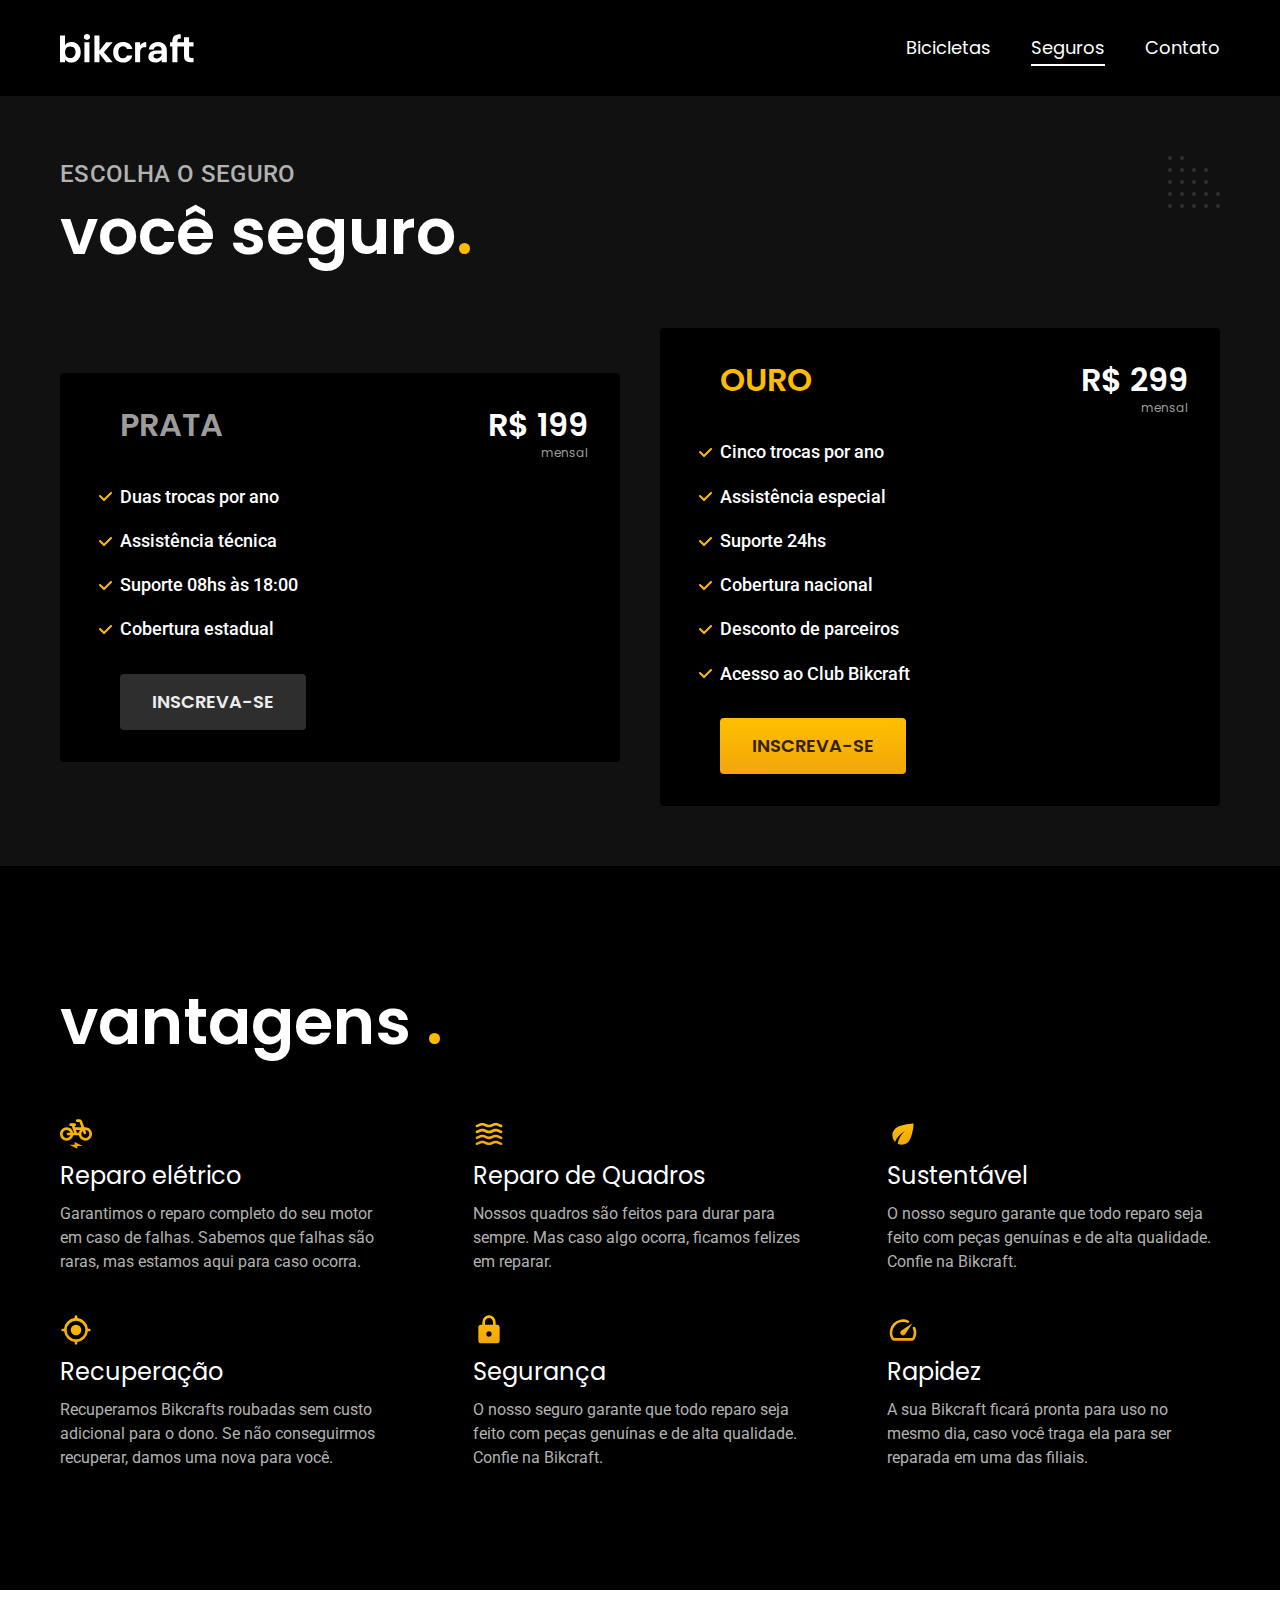
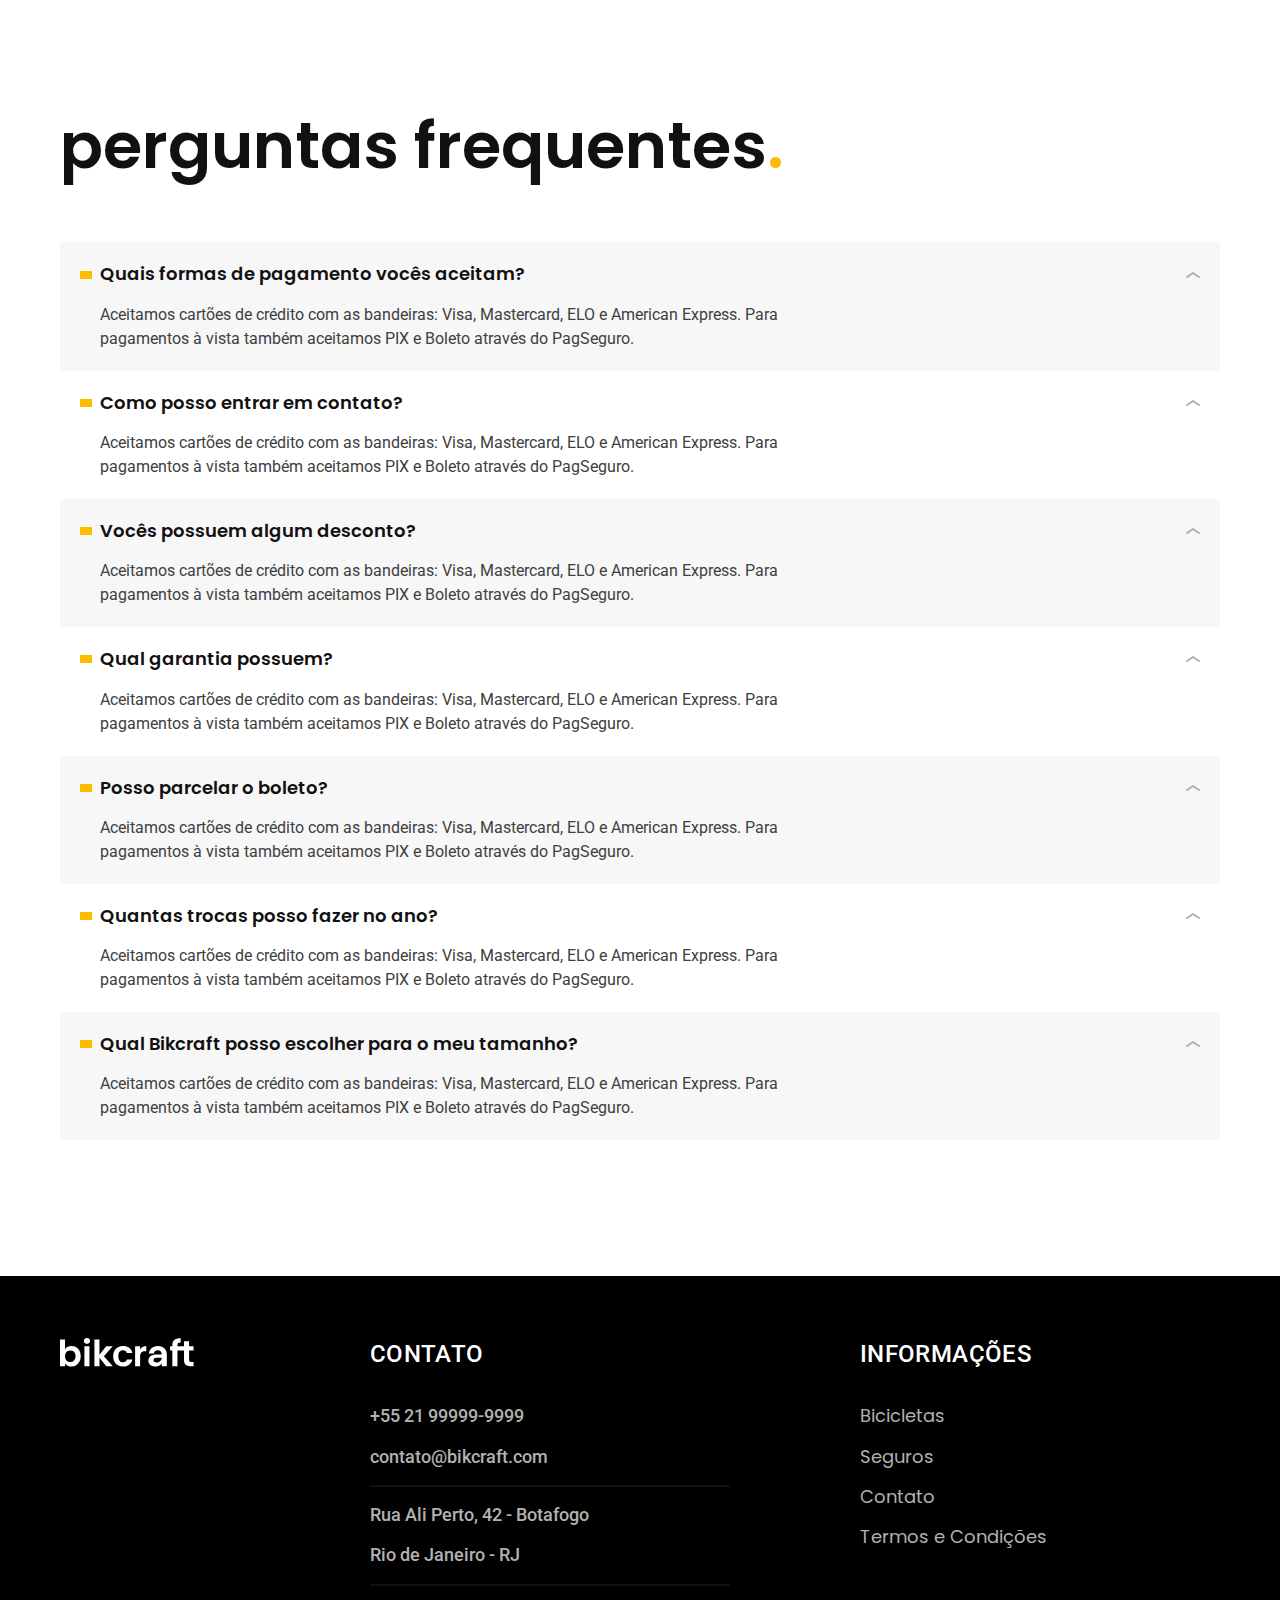
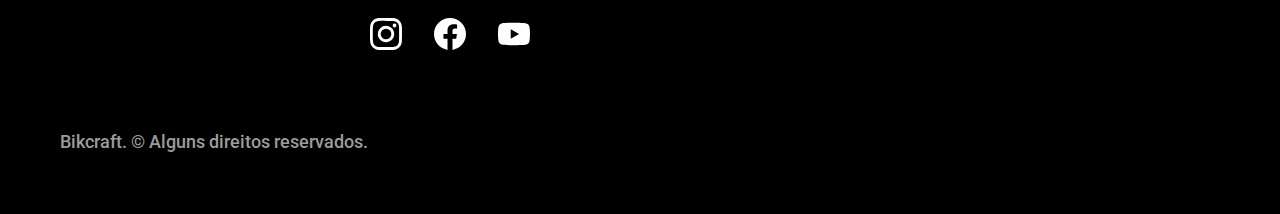
<file: bikcraft/seguros.html>
<!DOCTYPE html>

<html lang="pt-br">

<head>
    <meta charset="UTF-8">
    <meta name="viewport" content="width=device-width, initial-scale=1.0">

    <title>Seguros | Bikcraft</title>
    <meta name="description" content="Seguros.">

    <link rel="preload" href="./css/style.css" as="style">
    <link rel="stylesheet" href="./css/style.css">
    <script src="./js/script.js" defer></script>

    <link rel="preconnect" href="https://fonts.googleapis.com">
    <link rel="preconnect" href="https://fonts.gstatic.com" crossorigin>
    <link href="https://fonts.googleapis.com/css2?family=Merriweather:ital,wght@1,900&family=Poppins:wght@400;600&family=Roboto:wght@400;500&display=swap" rel="stylesheet">

    <link rel="preconnect" href="https://fonts.googleapis.com">
    <link rel="preconnect" href="https://fonts.gstatic.com" crossorigin>
    <link href="https://fonts.googleapis.com/css2?family=Poppins:wght@400;600&family=Roboto:wght@400;500&display=swap" rel="stylesheet">

</head>

<body id="seguros">
    <header class="header-bg">
        <div class="header container">
            <a href="./">
                <img src="./img/bikcraft.svg" alt="Bikcraft">
            </a>

            <nav aria-label="primaria">
                <ul class="header-menu font-1-m cor-0">
                    <li><a href="./bicicletas.html">Bicicletas</a></li>
                    <li><a href="./seguros.html">Seguros</a></li>
                    <li><a href="./contato.html">Contato</a></li>
                </ul>
            </nav>
        </div>
    </header>

    <main class="seguros-bg">
        <div class="titulo-bg">
            <div class="titulo container">
                <p class="font-2-l-b cor-5">Escolha o seguro</p>
                <h1 class="font-1-xxl cor-0">você seguro<span class="cor-p1">.</span></h1>
            </div>
        </div>

        <div class="seguros container">

            <div class="seguros-item">
                <h3 class="font-1-xl cor-6">PRATA</h3>
                <span class="font-1-xl cor-0">R$ 199 <span class="font-1-xs cor-6">mensal</span> </span>
                <ul class="font-2-m cor-0">
                    <li>Duas trocas por ano</li>
                    <li>Assistência técnica</li>
                    <li>Suporte 08hs às 18:00</li>
                    <li>Cobertura estadual</li>
                </ul>
                <a class="botao secundario" href="./orcamento.html">Inscreva-se</a>
            </div>

            <div class="seguros-item">
                <h3 class="font-1-xl cor-p1">OURO</h3>
                <span class="font-1-xl cor-0">R$ 299 <span class="font-1-xs cor-6">mensal</span> </span>
                <ul class="font-2-m cor-0">
                    <li>Cinco trocas por ano</li>
                    <li>Assistência especial</li>
                    <li>Suporte 24hs</li>
                    <li>Cobertura nacional</li>
                    <li>Desconto de parceiros</li>
                    <li>Acesso ao Club Bikcraft</li>
                </ul>
                <a class="botao" href="./orcamento.html">Inscreva-se</a>
            </div>

        </div>

    </main>

    <article class="vantagens-bg">
        <div class="vantagens container">
            <h2 class="font-1-xxl cor-0">vantagens <span class="cor-p1">.</span> </h2>
            <ul>
                <li>
                    <img src="./img/icones/eletrica.svg" alt="">
                    <h3 class="font-1-l cor-0">Reparo elétrico</h3>
                    <p class="font-2-s cor-5">Garantimos o reparo completo do seu motor em caso de falhas. Sabemos que falhas são raras, mas estamos aqui para caso ocorra.</p>
                </li>
                <li>
                    <img src="./img/icones/carbono.svg" alt="">
                    <h3 class="font-1-l cor-0">Reparo de Quadros</h3>
                    <p class="font-2-s cor-5">Nossos quadros são feitos para durar para sempre. Mas caso algo ocorra, ficamos felizes em reparar.</p>
                </li>
                <li>
                    <img src="./img/icones/sustentavel.svg" alt="">
                    <h3 class="font-1-l cor-0">Sustentável</h3>
                    <p class="font-2-s cor-5">O nosso seguro garante que todo reparo seja feito com peças genuínas e de alta qualidade. Confie na Bikcraft.</p>
                </li>
                <li>
                    <img src="./img/icones/rastreador.svg" alt="">
                    <h3 class="font-1-l cor-0">Recuperação</h3>
                    <p class="font-2-s cor-5">Recuperamos Bikcrafts roubadas sem custo adicional para o dono. Se não conseguirmos recuperar, damos uma nova para você.</p>
                </li>
                <li>
                    <img src="./img/icones/seguro.svg" alt="">
                    <h3 class="font-1-l cor-0">Segurança</h3>
                    <p class="font-2-s cor-5">O nosso seguro garante que todo reparo seja feito com peças genuínas e de alta qualidade. Confie na Bikcraft.</p>
                </li>
                <li>
                    <img src="./img/icones/velocidade.svg" alt="">
                    <h3 class="font-1-l cor-0">Rapidez</h3>
                    <p class="font-2-s cor-5">A sua Bikcraft ficará pronta para uso no mesmo dia, caso você traga ela para ser reparada em uma das filiais.</p>
                </li>
            </ul>
        </div>
    </article>

    <article class="perguntas container">
        <h2 class="font-1-xxl">perguntas frequentes<span class="cor-p1">.</span> </h2>

        <dl>
            <div>
                <dt class="font-1-m-b">Quais formas de pagamento vocês aceitam?</dt>
                <dd class="font-2-s cor-9">Aceitamos cartões de crédito com as bandeiras: Visa, Mastercard, ELO e American Express. Para pagamentos à vista também aceitamos PIX e Boleto através do PagSeguro.</dd>
            </div>
            <div>
                <dt class="font-1-m-b">Como posso entrar em contato?</dt>
                <dd class="font-2-s cor-9">Aceitamos cartões de crédito com as bandeiras: Visa, Mastercard, ELO e American Express. Para pagamentos à vista também aceitamos PIX e Boleto através do PagSeguro.</dd>
            </div>
            <div>
                <dt class="font-1-m-b">Vocês possuem algum desconto?</dt>
                <dd class="font-2-s cor-9">Aceitamos cartões de crédito com as bandeiras: Visa, Mastercard, ELO e American Express. Para pagamentos à vista também aceitamos PIX e Boleto através do PagSeguro.</dd>
            </div>
            <div>
                <dt class="font-1-m-b">Qual garantia possuem?</dt>
                <dd class="font-2-s cor-9">Aceitamos cartões de crédito com as bandeiras: Visa, Mastercard, ELO e American Express. Para pagamentos à vista também aceitamos PIX e Boleto através do PagSeguro.</dd>
            </div>
            <div>
                <dt class="font-1-m-b">Posso parcelar o boleto?</dt>
                <dd class="font-2-s cor-9">Aceitamos cartões de crédito com as bandeiras: Visa, Mastercard, ELO e American Express. Para pagamentos à vista também aceitamos PIX e Boleto através do PagSeguro.</dd>
            </div>
            <div>
                <dt class="font-1-m-b">Quantas trocas posso fazer no ano?</dt>
                <dd class="font-2-s cor-9">Aceitamos cartões de crédito com as bandeiras: Visa, Mastercard, ELO e American Express. Para pagamentos à vista também aceitamos PIX e Boleto através do PagSeguro.</dd>
            </div>
            <div>
                <dt class="font-1-m-b">Qual Bikcraft posso escolher para o meu tamanho?</dt>
                <dd class="font-2-s cor-9">Aceitamos cartões de crédito com as bandeiras: Visa, Mastercard, ELO e American Express. Para pagamentos à vista também aceitamos PIX e Boleto através do PagSeguro.</dd>
            </div>
        </dl>
    </article>

    <footer class="footer-bg">
        <div class="footer container">
            <img src="./img/bikcraft.svg" alt="Bikcraft">
            <div class="footer-contato">
                <h3 class="font-2-l-b cor-0">Contato</h3>
                <ul class="font-2-m cor-5">
                    <li><a href="tel:+5521999999999">+55 21 99999-9999</a></li>
                    <li><a href="mailto:contato@bikcraft.com">contato@bikcraft.com</a></li>
                    <li>Rua Ali Perto, 42 - Botafogo</li>
                    <li>Rio de Janeiro - RJ</li>
                </ul>

                <div class="footer-redes">
                    <a href="./">
                        <img src="./img/redes/instagram.svg" alt="Instagram">
                    </a>
                    <a href="./">
                        <img src="./img/redes/facebook.svg" alt="Facebook">
                    </a>
                    <a href="./">
                        <img src="./img/redes/youtube.svg" alt="Youtube">
                    </a>
                </div>
            </div>
            <div class="footer-informacoes">
                <h3 class="font-2-l-b cor-0">Informações</h3>
                <nav>
                    <ul class="font-1-m cor-5">
                        <li><a href="./bicicletas.html">Bicicletas</a></li>
                        <li><a href="./seguros.html">Seguros</a></li>
                        <li><a href="./contato.html">Contato</a></li>
                        <li><a href="./termos.html">Termos e Condições</a></li>
                    </ul>
                </nav>
            </div>
            <p class="footer-copy font-2-m cor-6">Bikcraft. © Alguns direitos reservados.</p>
        </div>
    </footer>

</body>

</html>
</file>
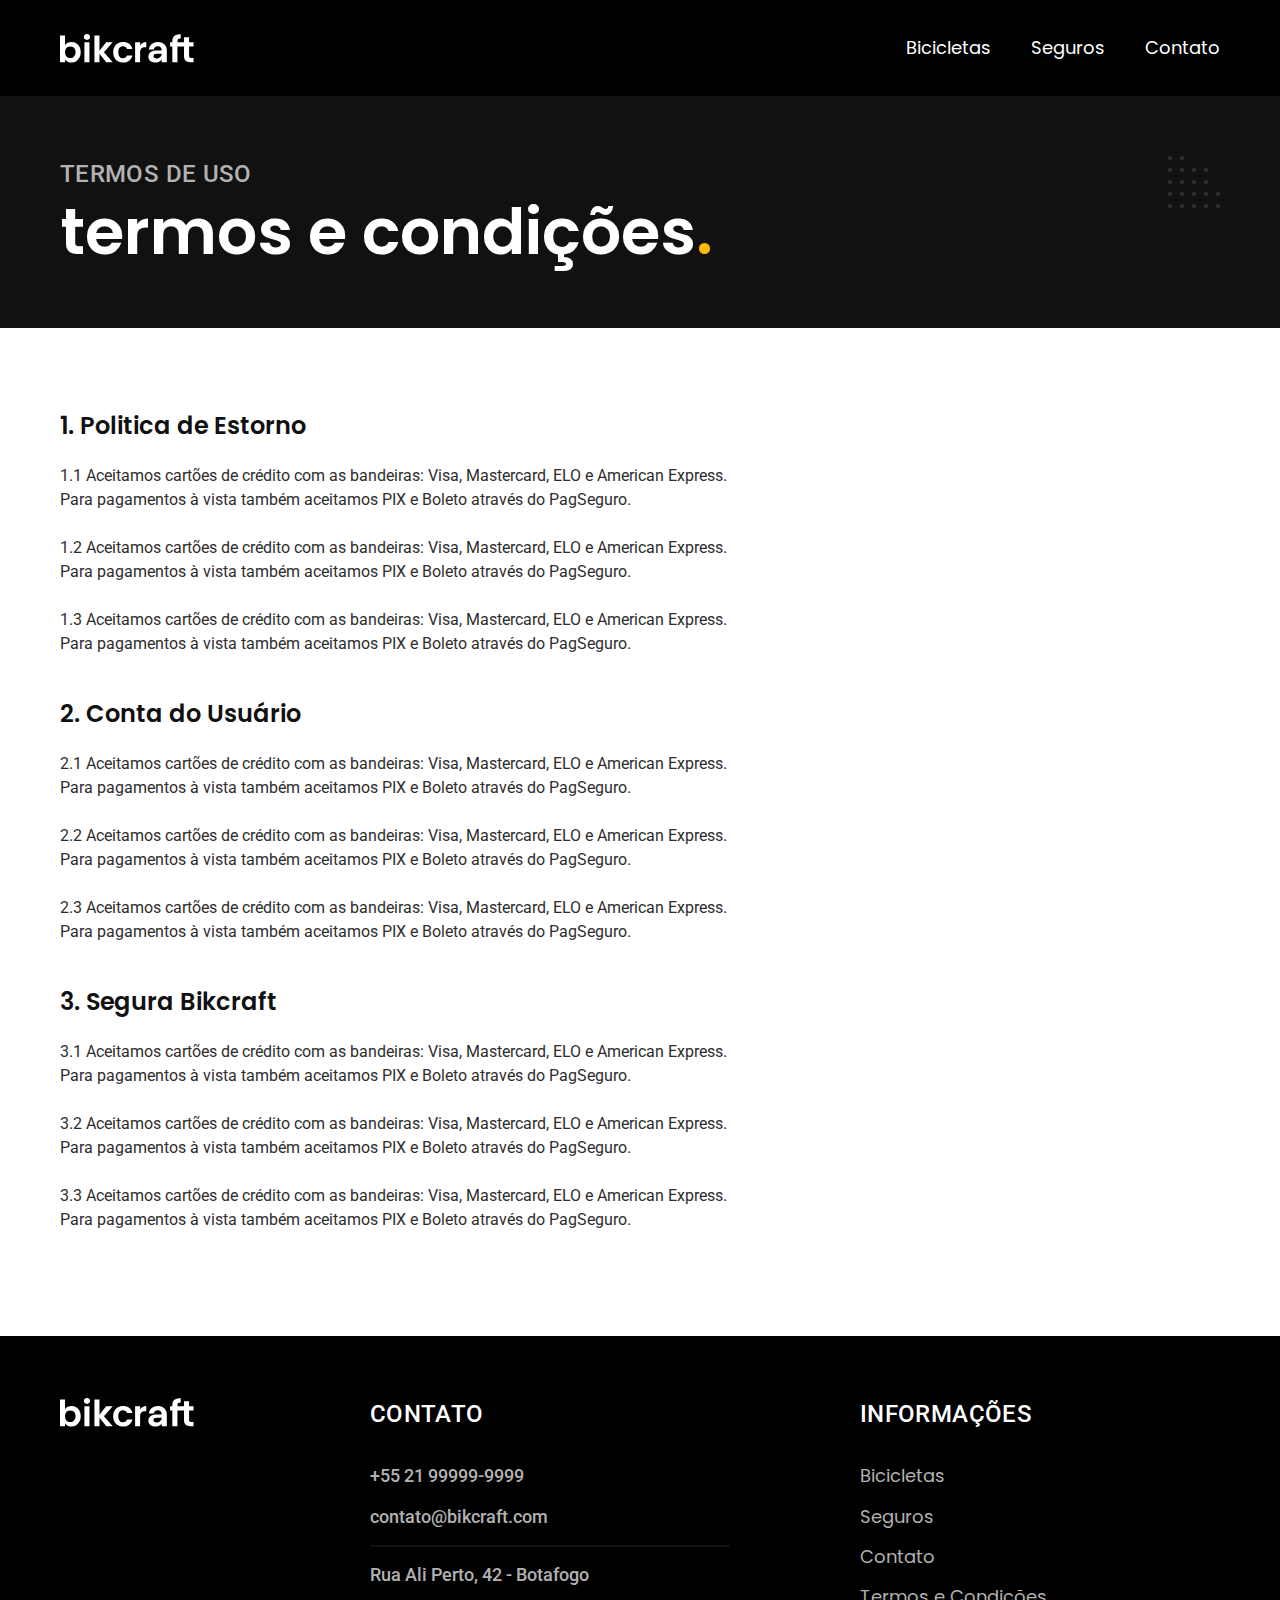
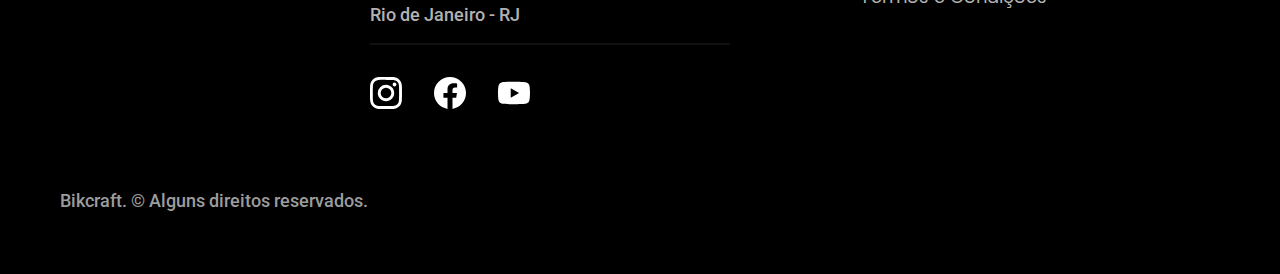
<file: bikcraft/termos.html>
<!DOCTYPE html>

<html lang="pt-br">

<head>
    <meta charset="UTF-8">
    <meta name="viewport" content="width=device-width, initial-scale=1.0">

    <title>Termos e Condições | Bikcraft</title>
    <meta name="description" content="Termos e condições.">

    <link rel="preload" href="./css/style.css" as="style">
    <link rel="stylesheet" href="./css/style.css">
    <script src="./js/script.js" defer></script>

    <link rel="preconnect" href="https://fonts.googleapis.com">
    <link rel="preconnect" href="https://fonts.gstatic.com" crossorigin>
    <link href="https://fonts.googleapis.com/css2?family=Merriweather:ital,wght@1,900&family=Poppins:wght@400;600&family=Roboto:wght@400;500&display=swap" rel="stylesheet">

    <link rel="preconnect" href="https://fonts.googleapis.com">
    <link rel="preconnect" href="https://fonts.gstatic.com" crossorigin>
    <link href="https://fonts.googleapis.com/css2?family=Poppins:wght@400;600&family=Roboto:wght@400;500&display=swap" rel="stylesheet">

</head>

<body id="termos">
    <header class="header-bg">
        <div class="header container">
            <a href="./">
                <img src="./img/bikcraft.svg" alt="Bikcraft">
            </a>

            <nav aria-label="primaria">
                <ul class="header-menu font-1-m cor-0">
                    <li><a href="./bicicletas.html">Bicicletas</a></li>
                    <li><a href="./seguros.html">Seguros</a></li>
                    <li><a href="./contato.html">Contato</a></li>
                </ul>
            </nav>
        </div>
    </header>

    <main>
        <div class="titulo-bg">
            <div class="titulo container">
                <p class="font-2-l-b cor-5">Termos de uso</p>
                <h1 class="font-1-xxl cor-0">termos e condições<span class="cor-p1">.</span></h1>
            </div>
        </div>

        <div class="termos font-2-s cor-10 container">
            <h2 class="font-1-l cor-11">1. Politica de Estorno</h2>
            <p>1.1 Aceitamos cartões de crédito com as bandeiras: Visa, Mastercard, ELO e American Express. Para pagamentos à vista também aceitamos PIX e Boleto através do PagSeguro.</p>
            <p>1.2 Aceitamos cartões de crédito com as bandeiras: Visa, Mastercard, ELO e American Express. Para pagamentos à vista também aceitamos PIX e Boleto através do PagSeguro.</p>
            <p>1.3 Aceitamos cartões de crédito com as bandeiras: Visa, Mastercard, ELO e American Express. Para pagamentos à vista também aceitamos PIX e Boleto através do PagSeguro.</p>

            <h2 class="font-1-l cor-11">2. Conta do Usuário</h2>
            <p>2.1 Aceitamos cartões de crédito com as bandeiras: Visa, Mastercard, ELO e American Express. Para pagamentos à vista também aceitamos PIX e Boleto através do PagSeguro.</p>
            <p>2.2 Aceitamos cartões de crédito com as bandeiras: Visa, Mastercard, ELO e American Express. Para pagamentos à vista também aceitamos PIX e Boleto através do PagSeguro.</p>
            <p>2.3 Aceitamos cartões de crédito com as bandeiras: Visa, Mastercard, ELO e American Express. Para pagamentos à vista também aceitamos PIX e Boleto através do PagSeguro.</p>

            <h2 class="font-1-l cor-11">3. Segura Bikcraft</h2>
            <p>3.1 Aceitamos cartões de crédito com as bandeiras: Visa, Mastercard, ELO e American Express. Para pagamentos à vista também aceitamos PIX e Boleto através do PagSeguro.</p>
            <p>3.2 Aceitamos cartões de crédito com as bandeiras: Visa, Mastercard, ELO e American Express. Para pagamentos à vista também aceitamos PIX e Boleto através do PagSeguro.</p>
            <p>3.3 Aceitamos cartões de crédito com as bandeiras: Visa, Mastercard, ELO e American Express. Para pagamentos à vista também aceitamos PIX e Boleto através do PagSeguro.</p>
        </div>
    </main>

    <footer class="footer-bg">
        <div class="footer container">
            <img src="./img/bikcraft.svg" alt="Bikcraft">
            <div class="footer-contato">
                <h3 class="font-2-l-b cor-0">Contato</h3>
                <ul class="font-2-m cor-5">
                    <li><a href="tel:+5521999999999">+55 21 99999-9999</a></li>
                    <li><a href="mailto:contato@bikcraft.com">contato@bikcraft.com</a></li>
                    <li>Rua Ali Perto, 42 - Botafogo</li>
                    <li>Rio de Janeiro - RJ</li>
                </ul>

                <div class="footer-redes">
                    <a href="./">
                        <img src="./img/redes/instagram.svg" alt="Instagram">
                    </a>
                    <a href="./">
                        <img src="./img/redes/facebook.svg" alt="Facebook">
                    </a>
                    <a href="./">
                        <img src="./img/redes/youtube.svg" alt="Youtube">
                    </a>
                </div>
            </div>
            <div class="footer-informacoes">
                <h3 class="font-2-l-b cor-0">Informações</h3>
                <nav>
                    <ul class="font-1-m cor-5">
                        <li><a href="./bicicletas.html">Bicicletas</a></li>
                        <li><a href="./seguros.html">Seguros</a></li>
                        <li><a href="./contato.html">Contato</a></li>
                        <li><a href="./termos.html">Termos e Condições</a></li>
                    </ul>
                </nav>
            </div>
            <p class="footer-copy font-2-m cor-6">Bikcraft. © Alguns direitos reservados.</p>
        </div>
    </footer>

</body>

</html>
</file>
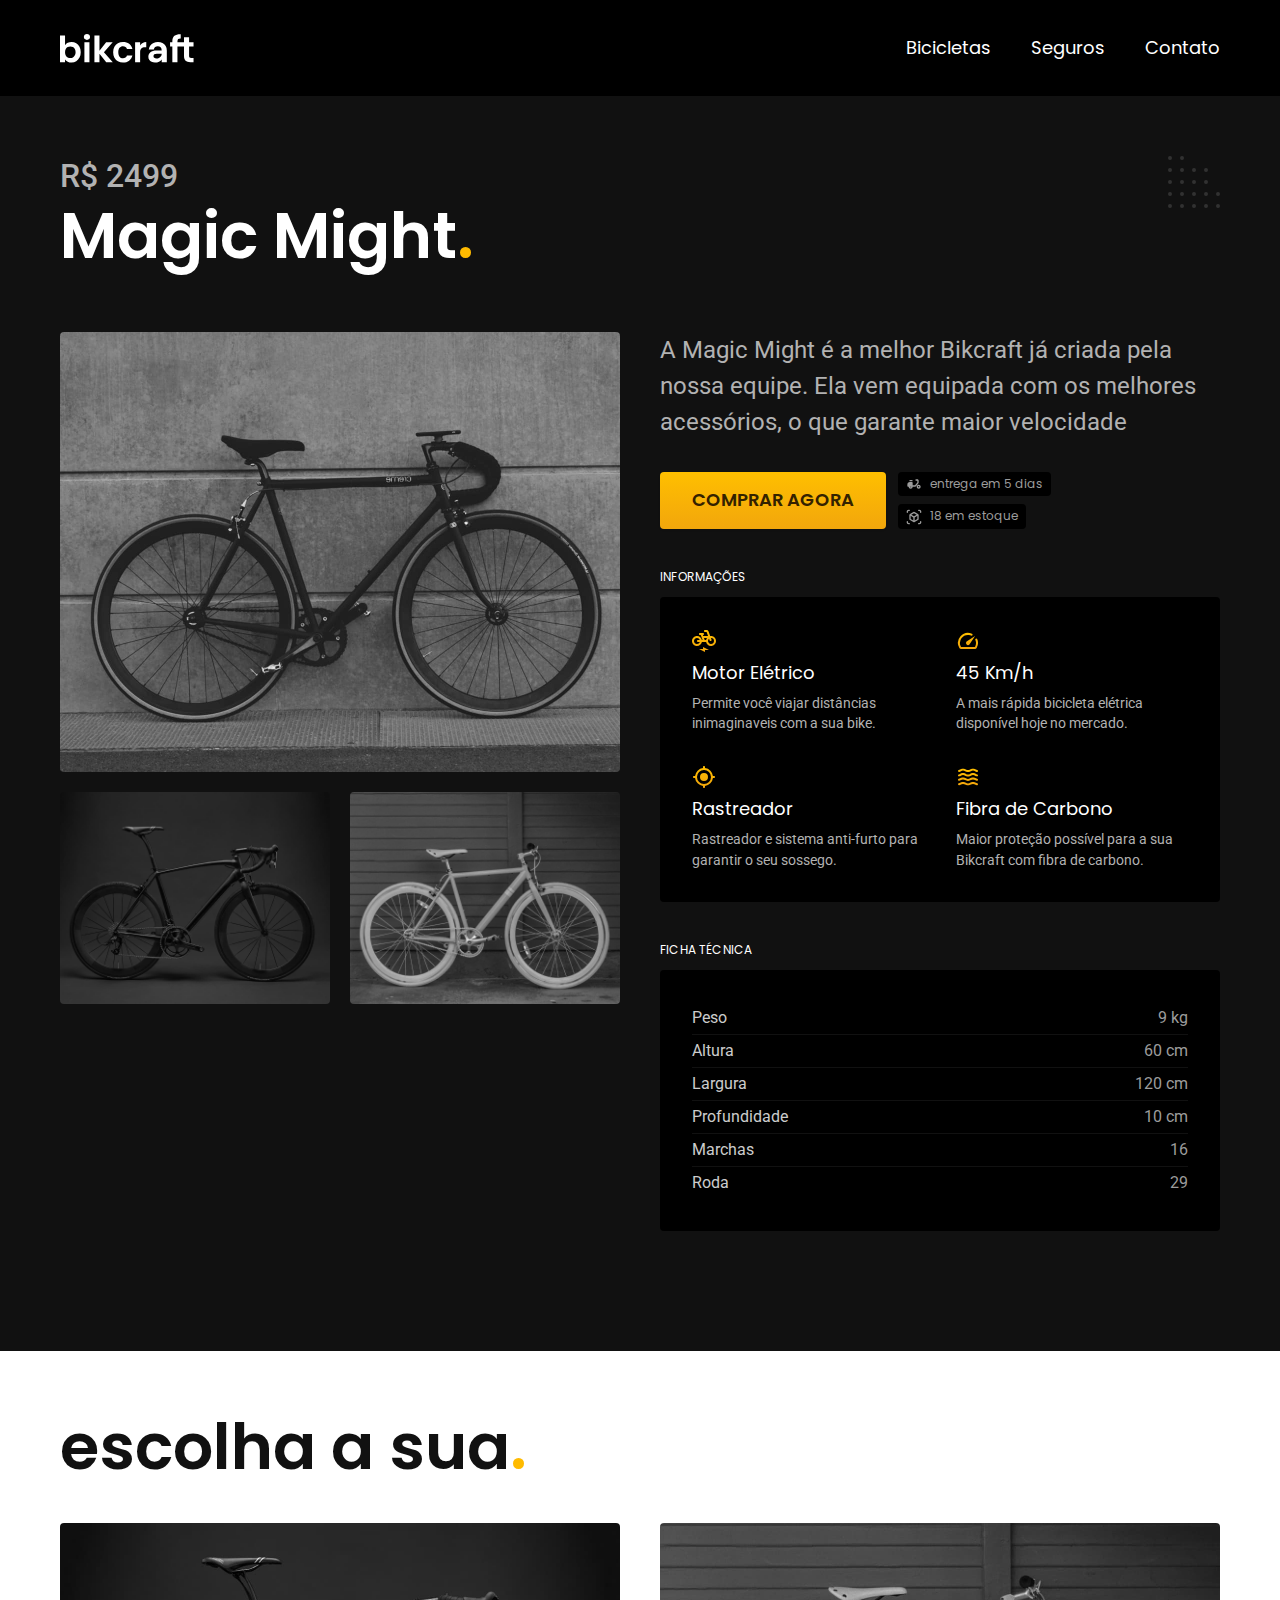
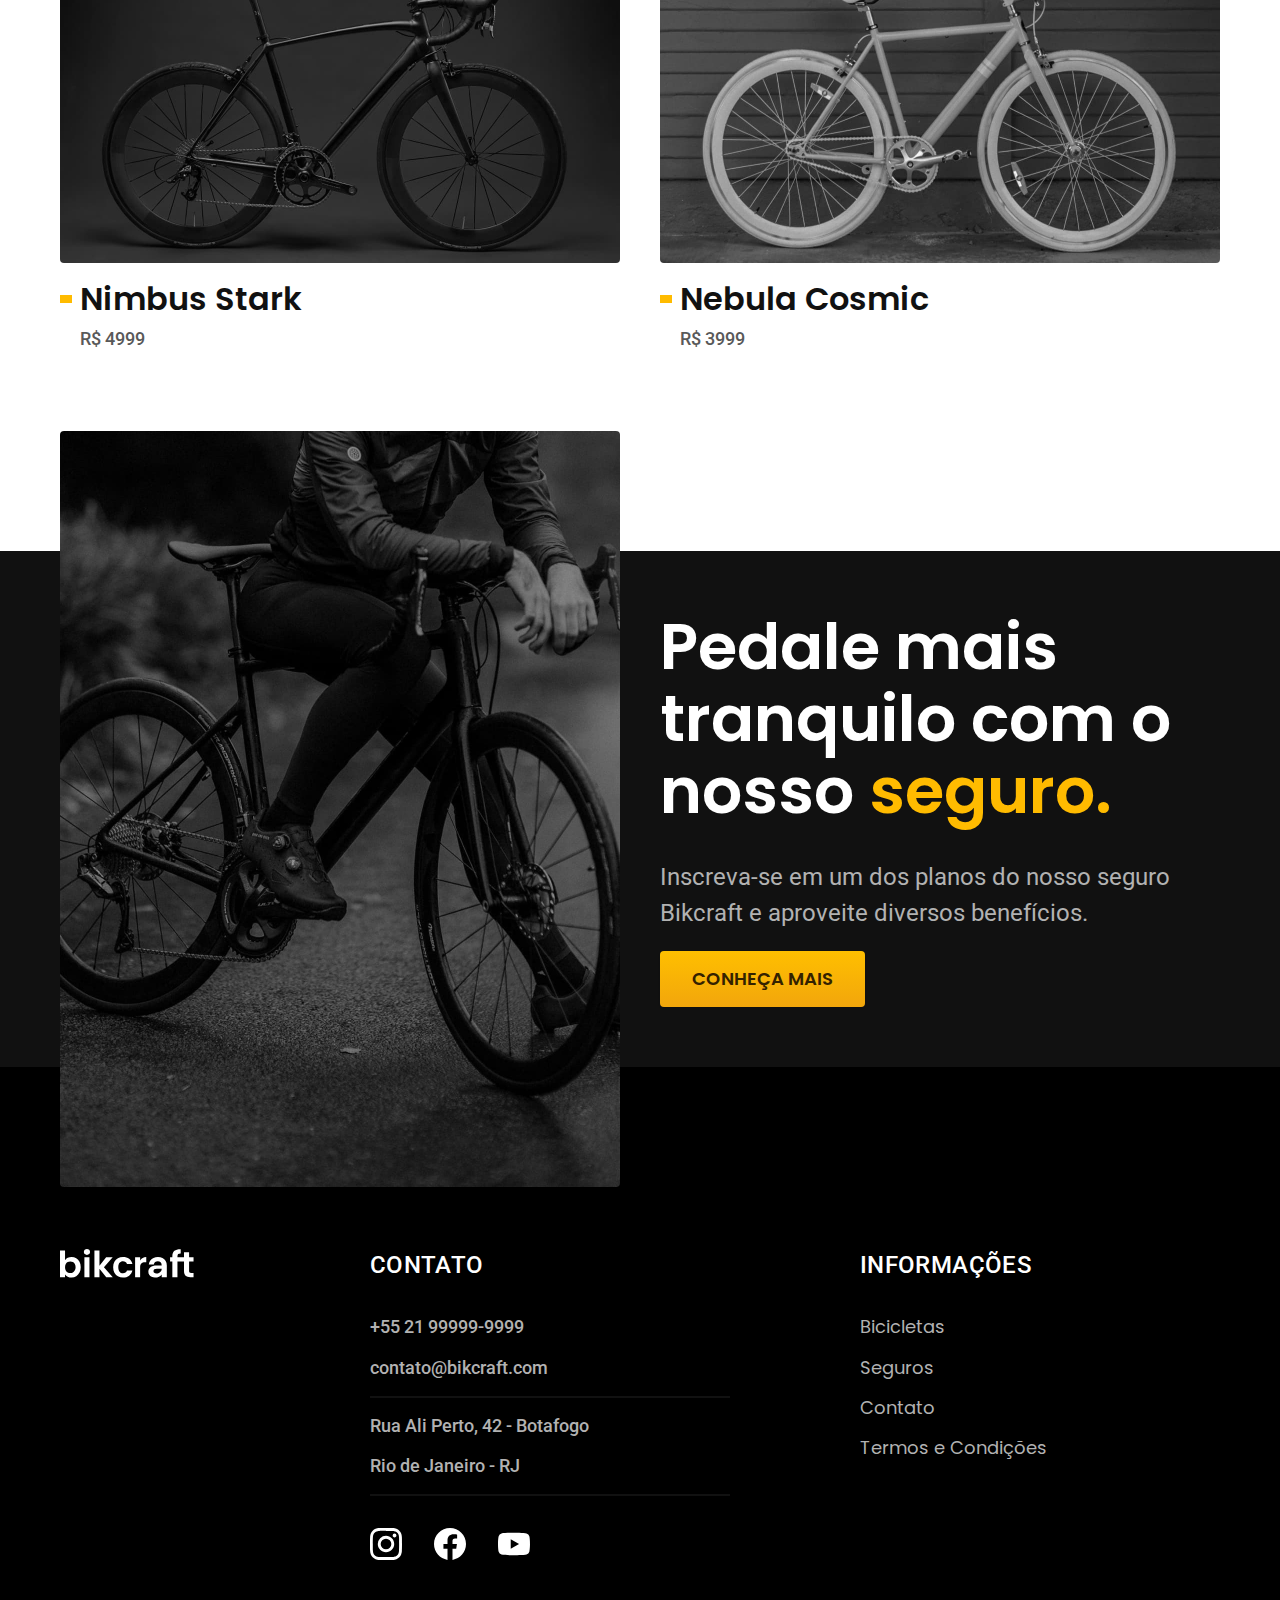
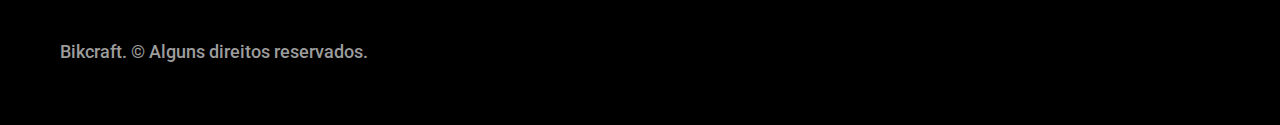
<file: bikcraft/bicicletas/magic.html>
<!DOCTYPE html>

<html lang="pt-br">

<head>
    <meta charset="UTF-8">
    <meta name="viewport" content="width=device-width, initial-scale=1.0">

    <title>Magic | Bikcraft</title>
    <meta name="description" content="Termos e condições.">

    <link rel="stylesheet" href="../css/style.css">
    <script src="../js/script.js" defer></script>

    <link rel="preconnect" href="https://fonts.googleapis.com">
    <link rel="preconnect" href="https://fonts.gstatic.com" crossorigin>
    <link href="https://fonts.googleapis.com/css2?family=Merriweather:ital,wght@1,900&family=Poppins:wght@400;600&family=Roboto:wght@400;500&display=swap" rel="stylesheet">

    <link rel="preconnect" href="https://fonts.googleapis.com">
    <link rel="preconnect" href="https://fonts.gstatic.com" crossorigin>
    <link href="https://fonts.googleapis.com/css2?family=Poppins:wght@400;600&family=Roboto:wght@400;500&display=swap" rel="stylesheet">

</head>

<body id="bicicleta">
    <header class="header-bg">
        <div class="header container">
            <a href="../">
                <img src="../img/bikcraft.svg" alt="Bikcraft">
            </a>

            <nav aria-label="primaria">
                <ul class="header-menu font-1-m cor-0">
                    <li><a href="../bicicletas.html">Bicicletas</a></li>
                    <li><a href="../seguros.html">Seguros</a></li>
                    <li><a href="../contato.html">Contato</a></li>
                </ul>
            </nav>
        </div>
    </header>

    <main class="titulo-bg">
        <div>
            <div class="titulo container">
                <p class="font-2-xl cor-5">R$ 2499</p>
                <h1 class="font-1-xxl cor-0">Magic Might<span class="cor-p1">.</span></h1>
            </div>
        </div>
        <div class="bicicleta container">
            <div class="bicicleta-imagens">
                <img src="../img/bicicleta/nimbus2.jpg" alt="">
                <img src="../img/bicicleta/nimbus1.jpg" alt="">
                <img src="../img/bicicleta/nimbus3.jpg" alt="">
            </div>
            <div class="bicicleta-conteudo">
                <p class="font-2-l cor-5">A Magic Might é a melhor Bikcraft já criada pela nossa equipe. Ela vem equipada com os melhores acessórios, o que garante maior velocidade</p>
                <div class="bicicleta-comprar">
                    <a class="botao" href="../orcamento.html">Comprar Agora</a>
                    <span class="font-1-xs cor-6"> <img src="../img/icones/entrega.svg" alt=""> entrega em 5 dias</span>
                    <span class="font-1-xs cor-6"> <img src="../img/icones/estoque.svg" alt=""> 18 em estoque</span>
                </div>

                <h2 class="font-1-xs cor-0">Informações</h2>
                <ul class="bicicleta-informacoes">
                <li>
                    <img src="../img/icones/eletrica.svg" alt="">
                    <h3 class="font-1-m cor-0">Motor Elétrico</h3>
                    <p class="font-2-xs cor-5">Permite você viajar distâncias inimaginaveis com a sua bike.</p>
                </li>
                <li>
                    <img src="../img/icones/velocidade.svg" alt="">
                    <h3 class="font-1-m cor-0">45 Km/h</h3>
                    <p class="font-2-xs cor-5">A mais rápida bicicleta elétrica disponível hoje no mercado.</p>
                </li>
                <li>
                    <img src="../img/icones/rastreador.svg" alt="">
                    <h3 class="font-1-m cor-0">Rastreador</h3>
                    <p class="font-2-xs cor-5">Rastreador e sistema anti-furto para garantir o seu sossego.
                    </p>
                </li>
                <li>
                    <img src="../img/icones/carbono.svg" alt="">
                    <h3 class="font-1-m cor-0">Fibra de Carbono</h3>
                    <p class="font-2-xs cor-5">Maior proteção possível para a sua Bikcraft com fibra de carbono.</p>
                </li>
            </ul>
                <h2 class="font-1-xs cor-0">Ficha Técnica</h2>
                <ul class="bicicleta-ficha font-2-s cor-4">
                    <li>Peso <span>9 kg</span></li>
                    <li>Altura <span>60 cm</span></li>
                    <li>Largura <span>120 cm</span></li>
                    <li>Profundidade <span>10 cm</span></li>
                    <li>Marchas <span>16</span></li>
                    <li>Roda <span>29</span></li>
                </ul>
            </div>
        </div>
    </main>

    <article class="bicicletas-lista container">
        <h2 class="font-1-xxl">escolha a sua<span class="cor-p1">.</span></h2>

        <ul>
            <li>
                <a href="./nimbus.html">
                    <img src="../img/bicicletas/nimbus.jpg" alt="Bicicleta preta">
                    <h3 class="font-1-xl">Nimbus Stark</h3>
                    <span class="font-2-m cor-8">R$ 4999</span>
                </a>
            </li>
            <li>
                <a href="./nebula.html">
                    <img src="../img/bicicletas/nebula.jpg" alt="Bicicleta preta">
                    <h3 class="font-1-xl">Nebula Cosmic</h3>
                    <span class="font-2-m cor-8">R$ 3999</span>
                </a>
            </li>
        </ul>
    </article>

    <article class="seguro-bg">
        <div class="seguro container">
            <div class="seguro-imagem">
                <img src="../img/fotos/seguros.jpg" alt="Pessoa parada em cima de uma bicicleta">
            </div>
            <div class="seguro-conteudo">
                <h2 class="font-1-xxl cor-0">Pedale mais tranquilo com o nosso <span class="cor-p1">seguro.</span></h2>
                <p class="font-2-l cor-5">Inscreva-se em um dos planos do nosso seguro Bikcraft e aproveite diversos benefícios. </p>
                <a class="botao" href="../seguros.html">Conheça Mais</a>
            </div>
        </div>
    </article>

    <footer class="footer-bg">
        <div class="footer container">
            <img src="../img/bikcraft.svg" alt="Bikcraft">
            <div class="footer-contato">
                <h3 class="font-2-l-b cor-0">Contato</h3>
                <ul class="font-2-m cor-5">
                    <li><a href="tel:+5521999999999">+55 21 99999-9999</a></li>
                    <li><a href="mailto:contato@bikcraft.com">contato@bikcraft.com</a></li>
                    <li>Rua Ali Perto, 42 - Botafogo</li>
                    <li>Rio de Janeiro - RJ</li>
                </ul>

                <div class="footer-redes">
                    <a href="../">
                        <img src="../img/redes/instagram.svg" alt="Instagram">
                    </a>
                    <a href="../">
                        <img src="../img/redes/facebook.svg" alt="Facebook">
                    </a>
                    <a href="../">
                        <img src="../img/redes/youtube.svg" alt="Youtube">
                    </a>
                </div>
            </div>
            <div class="footer-informacoes">
                <h3 class="font-2-l-b cor-0">Informações</h3>
                <nav>
                    <ul class="font-1-m cor-5">
                        <li><a href="../bicicletas.html">Bicicletas</a></li>
                        <li><a href="../seguros.html">Seguros</a></li>
                        <li><a href="../contato.html">Contato</a></li>
                        <li><a href="../termos.html">Termos e Condições</a></li>
                    </ul>
                </nav>
            </div>
            <p class="footer-copy font-2-m cor-6">Bikcraft. © Alguns direitos reservados.</p>
        </div>
    </footer>

</body>

</html>
</file>
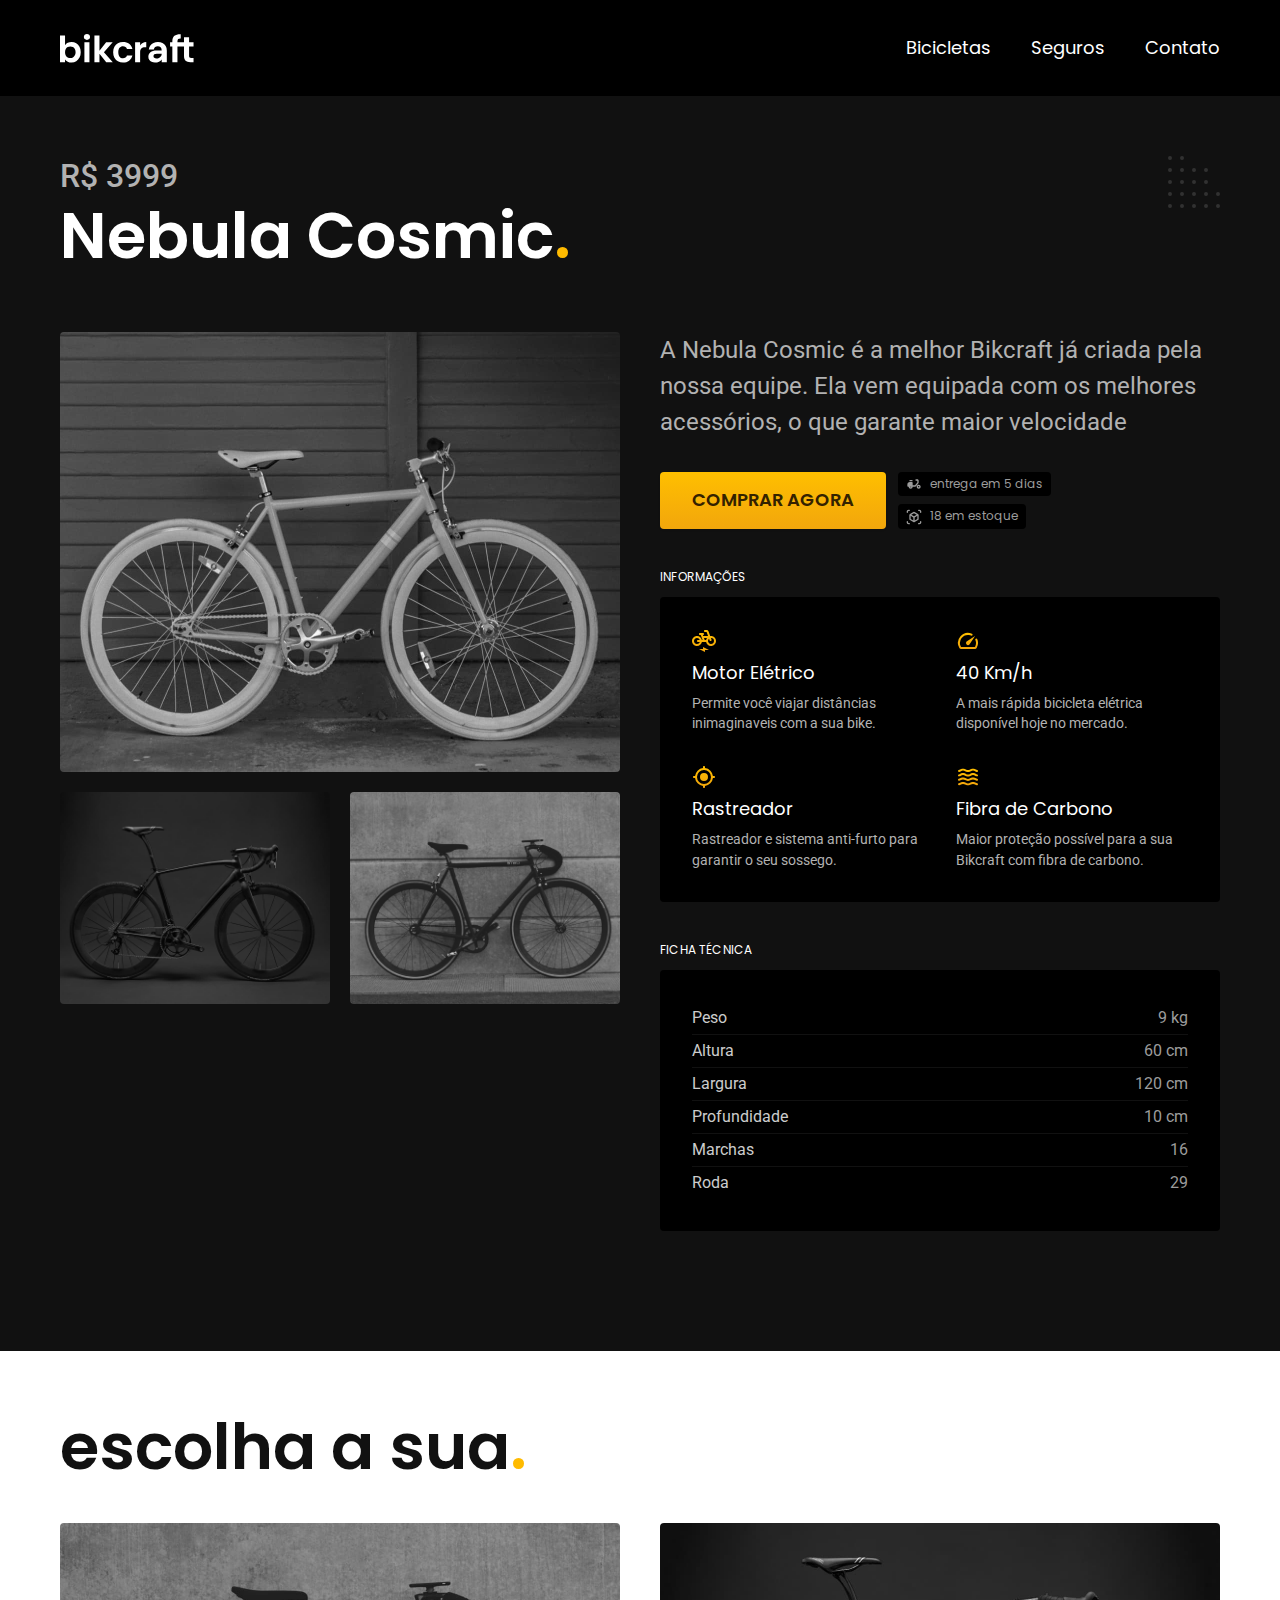
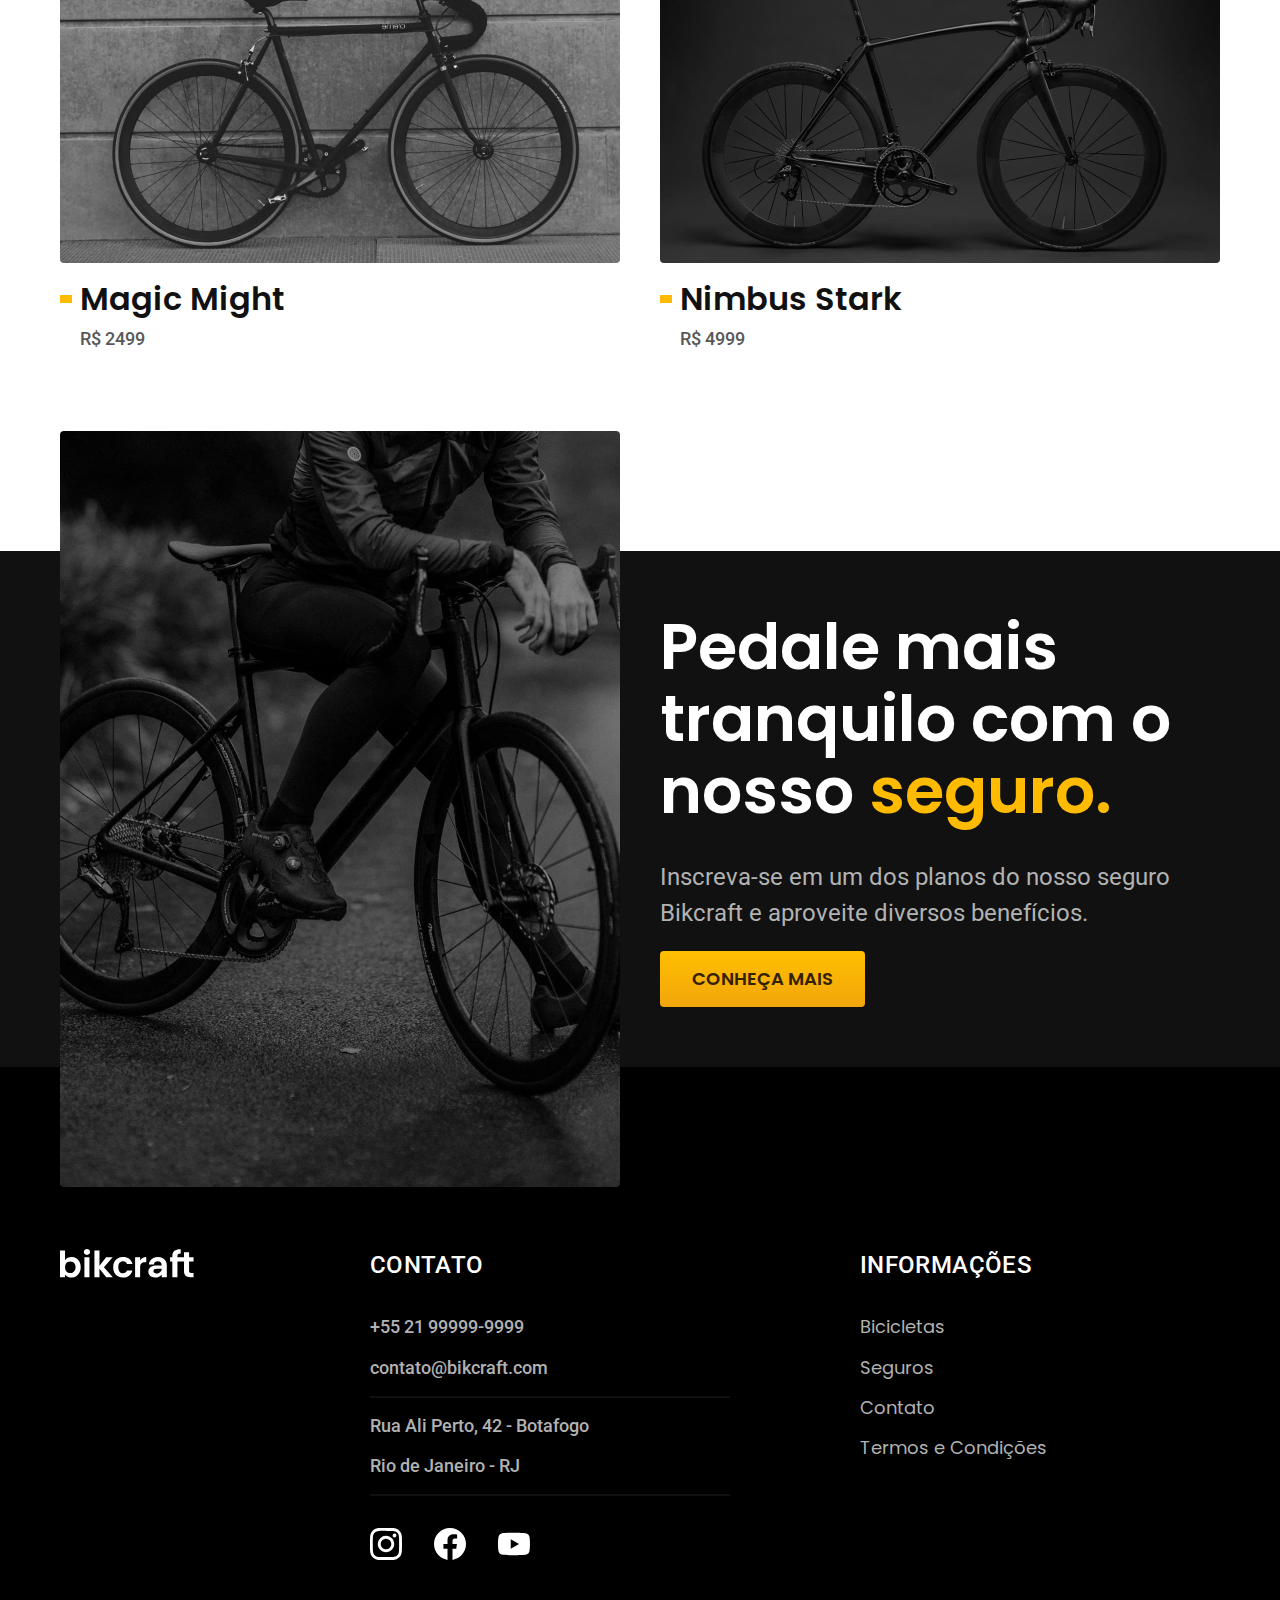
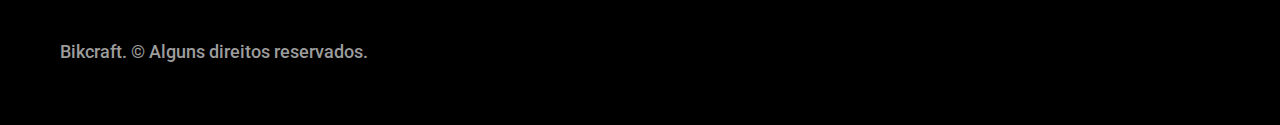
<file: bikcraft/bicicletas/nebula.html>
<!DOCTYPE html>

<html lang="pt-br">

<head>
    <meta charset="UTF-8">
    <meta name="viewport" content="width=device-width, initial-scale=1.0">

    <title>Nebula | Bikcraft</title>
    <meta name="description" content="Termos e condições.">

    <link rel="stylesheet" href="../css/style.css">
    <script src="../js/script.js" defer></script>

    <link rel="preconnect" href="https://fonts.googleapis.com">
    <link rel="preconnect" href="https://fonts.gstatic.com" crossorigin>
    <link href="https://fonts.googleapis.com/css2?family=Merriweather:ital,wght@1,900&family=Poppins:wght@400;600&family=Roboto:wght@400;500&display=swap" rel="stylesheet">

    <link rel="preconnect" href="https://fonts.googleapis.com">
    <link rel="preconnect" href="https://fonts.gstatic.com" crossorigin>
    <link href="https://fonts.googleapis.com/css2?family=Poppins:wght@400;600&family=Roboto:wght@400;500&display=swap" rel="stylesheet">

</head>

<body id="bicicleta">
    <header class="header-bg">
        <div class="header container">
            <a href="../">
                <img src="../img/bikcraft.svg" alt="Bikcraft">
            </a>

            <nav aria-label="primaria">
                <ul class="header-menu font-1-m cor-0">
                    <li><a href="../bicicletas.html">Bicicletas</a></li>
                    <li><a href="../seguros.html">Seguros</a></li>
                    <li><a href="../contato.html">Contato</a></li>
                </ul>
            </nav>
        </div>
    </header>

    <main class="titulo-bg">
        <div>
            <div class="titulo container">
                <p class="font-2-xl cor-5">R$ 3999</p>
                <h1 class="font-1-xxl cor-0">Nebula Cosmic<span class="cor-p1">.</span></h1>
            </div>
        </div>
        <div class="bicicleta container">
            <div class="bicicleta-imagens">
                <img src="../img/bicicleta/nimbus3.jpg" alt="">
                <img src="../img/bicicleta/nimbus1.jpg" alt="">
                <img src="../img/bicicleta/nimbus2.jpg" alt="">
            </div>
            <div class="bicicleta-conteudo">
                <p class="font-2-l cor-5">A Nebula Cosmic é a melhor Bikcraft já criada pela nossa equipe. Ela vem equipada com os melhores acessórios, o que garante maior velocidade</p>
                <div class="bicicleta-comprar">
                    <a class="botao" href="../orcamento.html">Comprar Agora</a>
                    <span class="font-1-xs cor-6"> <img src="../img/icones/entrega.svg" alt=""> entrega em 5 dias</span>
                    <span class="font-1-xs cor-6"> <img src="../img/icones/estoque.svg" alt=""> 18 em estoque</span>
                </div>

                <h2 class="font-1-xs cor-0">Informações</h2>
                <ul class="bicicleta-informacoes">
                <li>
                    <img src="../img/icones/eletrica.svg" alt="">
                    <h3 class="font-1-m cor-0">Motor Elétrico</h3>
                    <p class="font-2-xs cor-5">Permite você viajar distâncias inimaginaveis com a sua bike.</p>
                </li>
                <li>
                    <img src="../img/icones/velocidade.svg" alt="">
                    <h3 class="font-1-m cor-0">40 Km/h</h3>
                    <p class="font-2-xs cor-5">A mais rápida bicicleta elétrica disponível hoje no mercado.</p>
                </li>
                <li>
                    <img src="../img/icones/rastreador.svg" alt="">
                    <h3 class="font-1-m cor-0">Rastreador</h3>
                    <p class="font-2-xs cor-5">Rastreador e sistema anti-furto para garantir o seu sossego.
                    </p>
                </li>
                <li>
                    <img src="../img/icones/carbono.svg" alt="">
                    <h3 class="font-1-m cor-0">Fibra de Carbono</h3>
                    <p class="font-2-xs cor-5">Maior proteção possível para a sua Bikcraft com fibra de carbono.</p>
                </li>
            </ul>
                <h2 class="font-1-xs cor-0">Ficha Técnica</h2>
                <ul class="bicicleta-ficha font-2-s cor-4">
                    <li>Peso <span>9 kg</span></li>
                    <li>Altura <span>60 cm</span></li>
                    <li>Largura <span>120 cm</span></li>
                    <li>Profundidade <span>10 cm</span></li>
                    <li>Marchas <span>16</span></li>
                    <li>Roda <span>29</span></li>
                </ul>
            </div>
        </div>
    </main>

    <article class="bicicletas-lista container">
        <h2 class="font-1-xxl">escolha a sua<span class="cor-p1">.</span></h2>

        <ul>
            <li>
                <a href="./magic.html">
                    <img src="../img/bicicletas/magic.jpg" alt="Bicicleta preta">
                    <h3 class="font-1-xl">Magic Might</h3>
                    <span class="font-2-m cor-8">R$ 2499</span>
                </a>
            </li>
            <li>
                <a href="./nimbus.html">
                    <img src="../img/bicicletas/nimbus.jpg" alt="Bicicleta preta">
                    <h3 class="font-1-xl">Nimbus Stark</h3>
                    <span class="font-2-m cor-8">R$ 4999</span>
                </a>
            </li>
        </ul>
    </article>

    <article class="seguro-bg">
        <div class="seguro container">
            <div class="seguro-imagem">
                <img src="../img/fotos/seguros.jpg" alt="Pessoa parada em cima de uma bicicleta">
            </div>
            <div class="seguro-conteudo">
                <h2 class="font-1-xxl cor-0">Pedale mais tranquilo com o nosso <span class="cor-p1">seguro.</span></h2>
                <p class="font-2-l cor-5">Inscreva-se em um dos planos do nosso seguro Bikcraft e aproveite diversos benefícios. </p>
                <a class="botao" href="../seguros.html">Conheça Mais</a>
            </div>
        </div>
    </article>

    <footer class="footer-bg">
        <div class="footer container">
            <img src="../img/bikcraft.svg" alt="Bikcraft">
            <div class="footer-contato">
                <h3 class="font-2-l-b cor-0">Contato</h3>
                <ul class="font-2-m cor-5">
                    <li><a href="tel:+5521999999999">+55 21 99999-9999</a></li>
                    <li><a href="mailto:contato@bikcraft.com">contato@bikcraft.com</a></li>
                    <li>Rua Ali Perto, 42 - Botafogo</li>
                    <li>Rio de Janeiro - RJ</li>
                </ul>

                <div class="footer-redes">
                    <a href="../">
                        <img src="../img/redes/instagram.svg" alt="Instagram">
                    </a>
                    <a href="../">
                        <img src="../img/redes/facebook.svg" alt="Facebook">
                    </a>
                    <a href="../">
                        <img src="../img/redes/youtube.svg" alt="Youtube">
                    </a>
                </div>
            </div>
            <div class="footer-informacoes">
                <h3 class="font-2-l-b cor-0">Informações</h3>
                <nav>
                    <ul class="font-1-m cor-5">
                        <li><a href="../bicicletas.html">Bicicletas</a></li>
                        <li><a href="../seguros.html">Seguros</a></li>
                        <li><a href="../contato.html">Contato</a></li>
                        <li><a href="../termos.html">Termos e Condições</a></li>
                    </ul>
                </nav>
            </div>
            <p class="footer-copy font-2-m cor-6">Bikcraft. © Alguns direitos reservados.</p>
        </div>
    </footer>

</body>

</html>
</file>
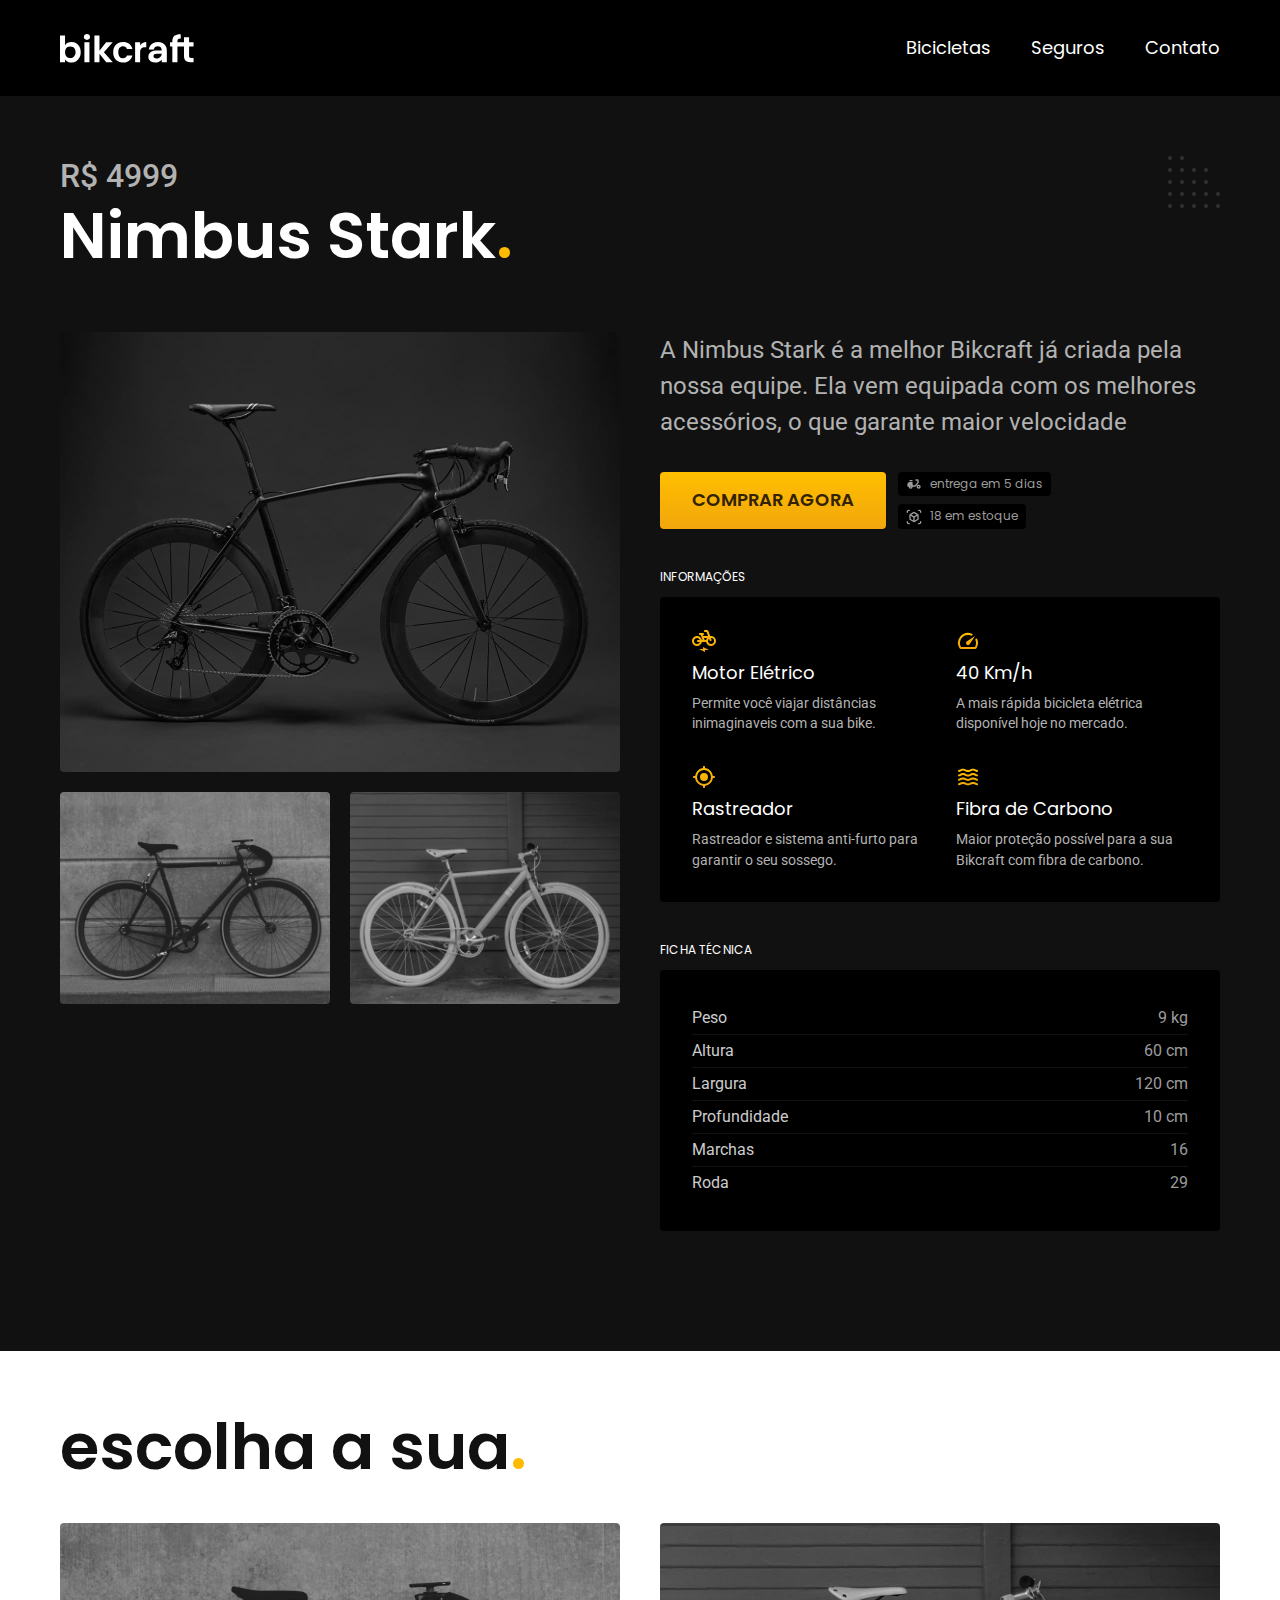
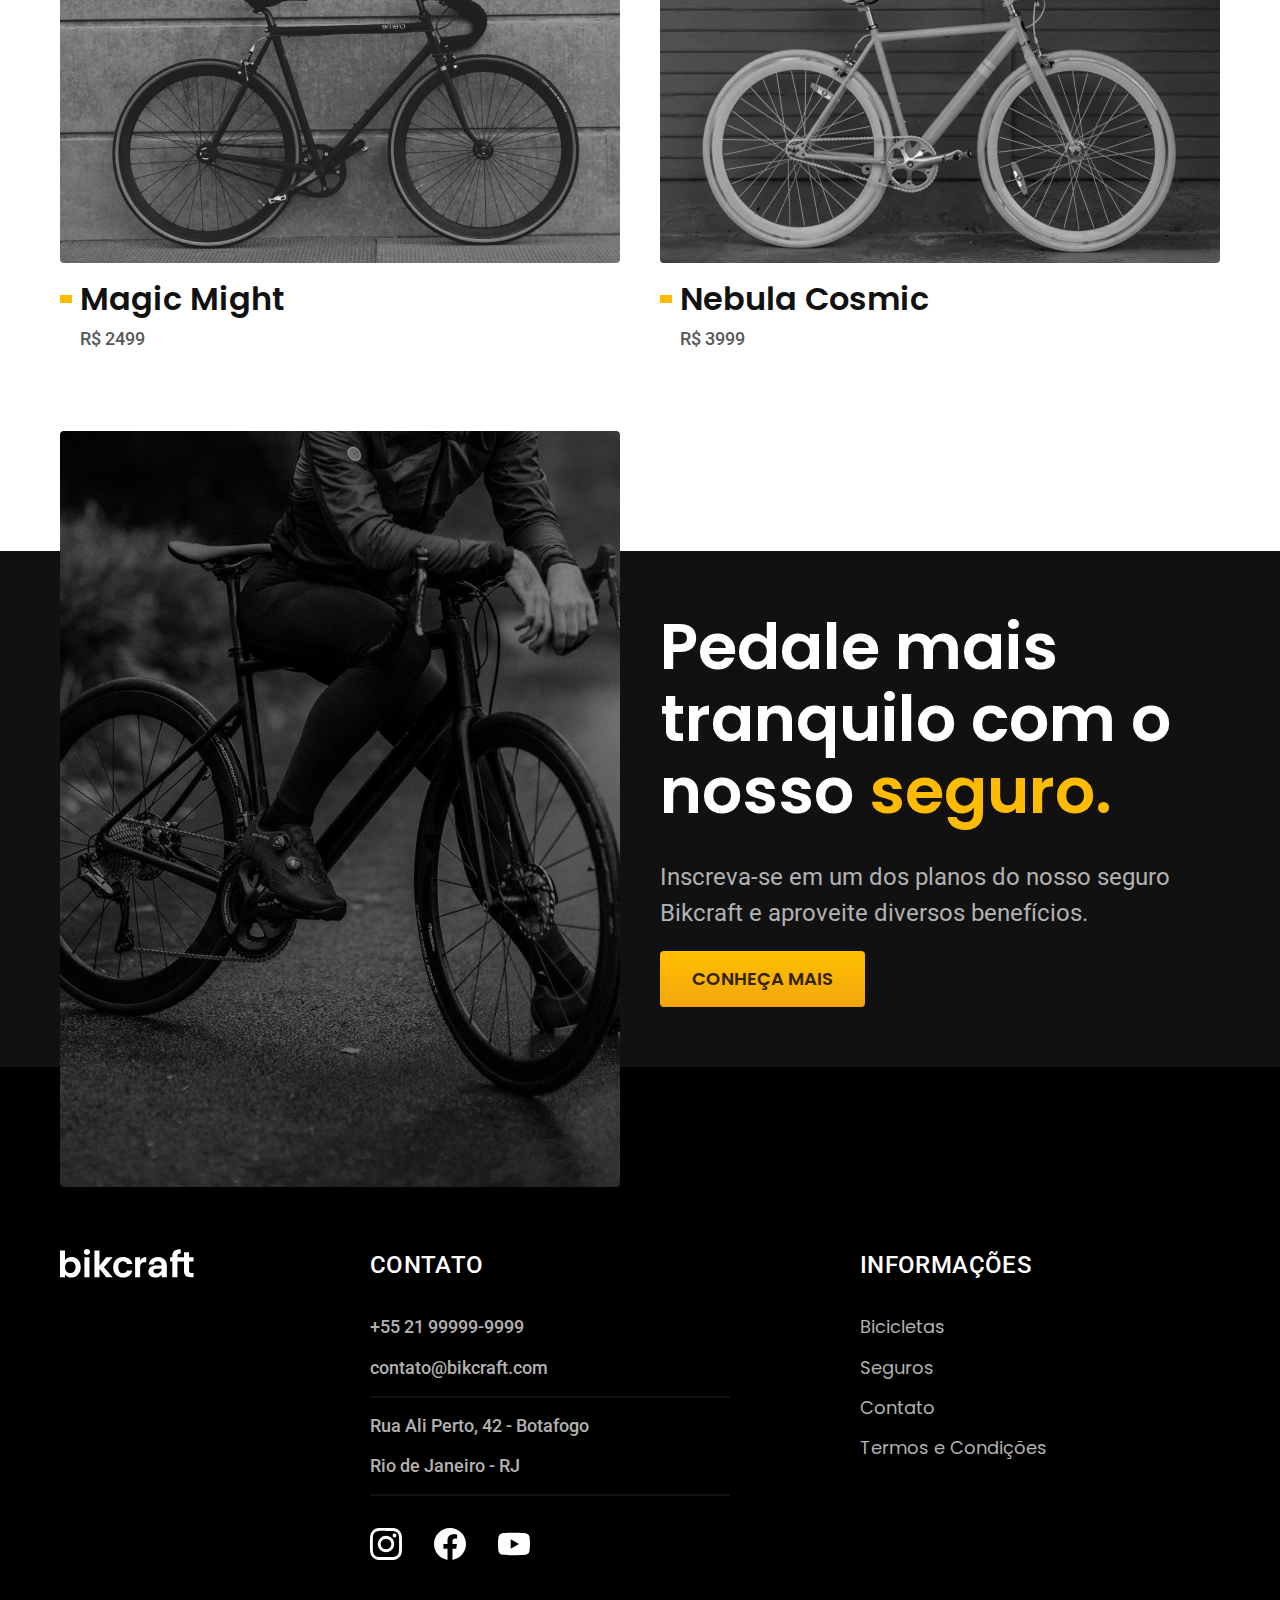
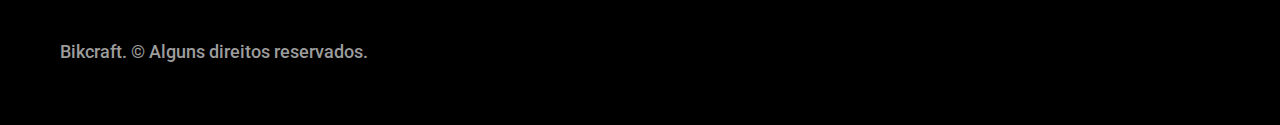
<file: bikcraft/bicicletas/nimbus.html>
<!DOCTYPE html>

<html lang="pt-br">

<head>
    <meta charset="UTF-8">
    <meta name="viewport" content="width=device-width, initial-scale=1.0">

    <title>Nimbus | Bikcraft</title>
    <meta name="description" content="Termos e condições.">

    <link rel="stylesheet" href="../css/style.css">
    <script src="../js/script.js" defer></script>

    <link rel="preconnect" href="https://fonts.googleapis.com">
    <link rel="preconnect" href="https://fonts.gstatic.com" crossorigin>
    <link href="https://fonts.googleapis.com/css2?family=Merriweather:ital,wght@1,900&family=Poppins:wght@400;600&family=Roboto:wght@400;500&display=swap" rel="stylesheet">

    <link rel="preconnect" href="https://fonts.googleapis.com">
    <link rel="preconnect" href="https://fonts.gstatic.com" crossorigin>
    <link href="https://fonts.googleapis.com/css2?family=Poppins:wght@400;600&family=Roboto:wght@400;500&display=swap" rel="stylesheet">

</head>

<body id="bicicleta">
    <header class="header-bg">
        <div class="header container">
            <a href="../">
                <img src="../img/bikcraft.svg" alt="Bikcraft">
            </a>

            <nav aria-label="primaria">
                <ul class="header-menu font-1-m cor-0">
                    <li><a href="../bicicletas.html">Bicicletas</a></li>
                    <li><a href="../seguros.html">Seguros</a></li>
                    <li><a href="../contato.html">Contato</a></li>
                </ul>
            </nav>
        </div>
    </header>

    <main class="titulo-bg">
        <div>
            <div class="titulo container">
                <p class="font-2-xl cor-5">R$ 4999</p>
                <h1 class="font-1-xxl cor-0">Nimbus Stark<span class="cor-p1">.</span></h1>
            </div>
        </div>
        <div class="bicicleta container">
            <div class="bicicleta-imagens">
                <img src="../img/bicicleta/nimbus1.jpg" alt="">
                <img src="../img/bicicleta/nimbus2.jpg" alt="">
                <img src="../img/bicicleta/nimbus3.jpg" alt="">
            </div>
            <div class="bicicleta-conteudo">
                <p class="font-2-l cor-5">A Nimbus Stark é a melhor Bikcraft já criada pela nossa equipe. Ela vem equipada com os melhores acessórios, o que garante maior velocidade</p>
                <div class="bicicleta-comprar">
                    <a class="botao" href="../orcamento.html">Comprar Agora</a>
                    <span class="font-1-xs cor-6"> <img src="../img/icones/entrega.svg" alt=""> entrega em 5 dias</span>
                    <span class="font-1-xs cor-6"> <img src="../img/icones/estoque.svg" alt=""> 18 em estoque</span>
                </div>

                <h2 class="font-1-xs cor-0">Informações</h2>
                <ul class="bicicleta-informacoes">
                <li>
                    <img src="../img/icones/eletrica.svg" alt="">
                    <h3 class="font-1-m cor-0">Motor Elétrico</h3>
                    <p class="font-2-xs cor-5">Permite você viajar distâncias inimaginaveis com a sua bike.</p>
                </li>
                <li>
                    <img src="../img/icones/velocidade.svg" alt="">
                    <h3 class="font-1-m cor-0">40 Km/h</h3>
                    <p class="font-2-xs cor-5">A mais rápida bicicleta elétrica disponível hoje no mercado.</p>
                </li>
                <li>
                    <img src="../img/icones/rastreador.svg" alt="">
                    <h3 class="font-1-m cor-0">Rastreador</h3>
                    <p class="font-2-xs cor-5">Rastreador e sistema anti-furto para garantir o seu sossego.
                    </p>
                </li>
                <li>
                    <img src="../img/icones/carbono.svg" alt="">
                    <h3 class="font-1-m cor-0">Fibra de Carbono</h3>
                    <p class="font-2-xs cor-5">Maior proteção possível para a sua Bikcraft com fibra de carbono.</p>
                </li>
            </ul>
                <h2 class="font-1-xs cor-0">Ficha Técnica</h2>
                <ul class="bicicleta-ficha font-2-s cor-4">
                    <li>Peso <span>9 kg</span></li>
                    <li>Altura <span>60 cm</span></li>
                    <li>Largura <span>120 cm</span></li>
                    <li>Profundidade <span>10 cm</span></li>
                    <li>Marchas <span>16</span></li>
                    <li>Roda <span>29</span></li>
                </ul>
            </div>
        </div>
    </main>

    <article class="bicicletas-lista container">
        <h2 class="font-1-xxl">escolha a sua<span class="cor-p1">.</span></h2>

        <ul>
            <li>
                <a href="./magic.html">
                    <img src="../img/bicicletas/magic.jpg" alt="Bicicleta preta">
                    <h3 class="font-1-xl">Magic Might</h3>
                    <span class="font-2-m cor-8">R$ 2499</span>
                </a>
            </li>
            <li>
                <a href="./nebula.html">
                    <img src="../img/bicicletas/nebula.jpg" alt="Bicicleta preta">
                    <h3 class="font-1-xl">Nebula Cosmic</h3>
                    <span class="font-2-m cor-8">R$ 3999</span>
                </a>
            </li>
        </ul>
    </article>

    <article class="seguro-bg">
        <div class="seguro container">
            <div class="seguro-imagem">
                <img src="../img/fotos/seguros.jpg" alt="Pessoa parada em cima de uma bicicleta">
            </div>
            <div class="seguro-conteudo">
                <h2 class="font-1-xxl cor-0">Pedale mais tranquilo com o nosso <span class="cor-p1">seguro.</span></h2>
                <p class="font-2-l cor-5">Inscreva-se em um dos planos do nosso seguro Bikcraft e aproveite diversos benefícios. </p>
                <a class="botao" href="../seguros.html">Conheça Mais</a>
            </div>
        </div>
    </article>

    <footer class="footer-bg">
        <div class="footer container">
            <img src="../img/bikcraft.svg" alt="Bikcraft">
            <div class="footer-contato">
                <h3 class="font-2-l-b cor-0">Contato</h3>
                <ul class="font-2-m cor-5">
                    <li><a href="tel:+5521999999999">+55 21 99999-9999</a></li>
                    <li><a href="mailto:contato@bikcraft.com">contato@bikcraft.com</a></li>
                    <li>Rua Ali Perto, 42 - Botafogo</li>
                    <li>Rio de Janeiro - RJ</li>
                </ul>

                <div class="footer-redes">
                    <a href="../">
                        <img src="../img/redes/instagram.svg" alt="Instagram">
                    </a>
                    <a href="../">
                        <img src="../img/redes/facebook.svg" alt="Facebook">
                    </a>
                    <a href="../">
                        <img src="../img/redes/youtube.svg" alt="Youtube">
                    </a>
                </div>
            </div>
            <div class="footer-informacoes">
                <h3 class="font-2-l-b cor-0">Informações</h3>
                <nav>
                    <ul class="font-1-m cor-5">
                        <li><a href="../bicicletas.html">Bicicletas</a></li>
                        <li><a href="../seguros.html">Seguros</a></li>
                        <li><a href="../contato.html">Contato</a></li>
                        <li><a href="../termos.html">Termos e Condições</a></li>
                    </ul>
                </nav>
            </div>
            <p class="footer-copy font-2-m cor-6">Bikcraft. © Alguns direitos reservados.</p>
        </div>
    </footer>

</body>

</html>
</file>
<file: bikcraft/css/style.css>
@import "./global/global.css"; 
@import "./utilidades/tipografia.css";
@import "./utilidades/cores.css";

@import "./global/header.css";
@import "./global/footer.css";


/* Utilidades */
@import "./utilidades/componentes.css";
@import "./utilidades/formulario.css";

/* Home */
@import "./home/introducao.css";
@import "./home/tecnologia.css";
@import "./home/parceiros.css";
@import "./home/depoimento.css";

/* Bicicletas */
@import "./bicicletas/bicicletas-lista.css";
@import "./bicicletas/bicicletas.css";

/* Bicicleta */
@import "./bicicleta/bicicleta.css";
@import "./bicicleta/seguro.css";

/* Seguros */
@import "./seguros/seguros.css";
@import "./seguros/vantagens.css";
@import "./seguros/perguntas.css";

/* Contato */
@import "./contato/contato.css";
@import "./contato/lojas.css";

/* Orcamento */
@import "./orcamento/orcamento.css";

/* Termos */
@import "./termos/termos.css";
</file>
